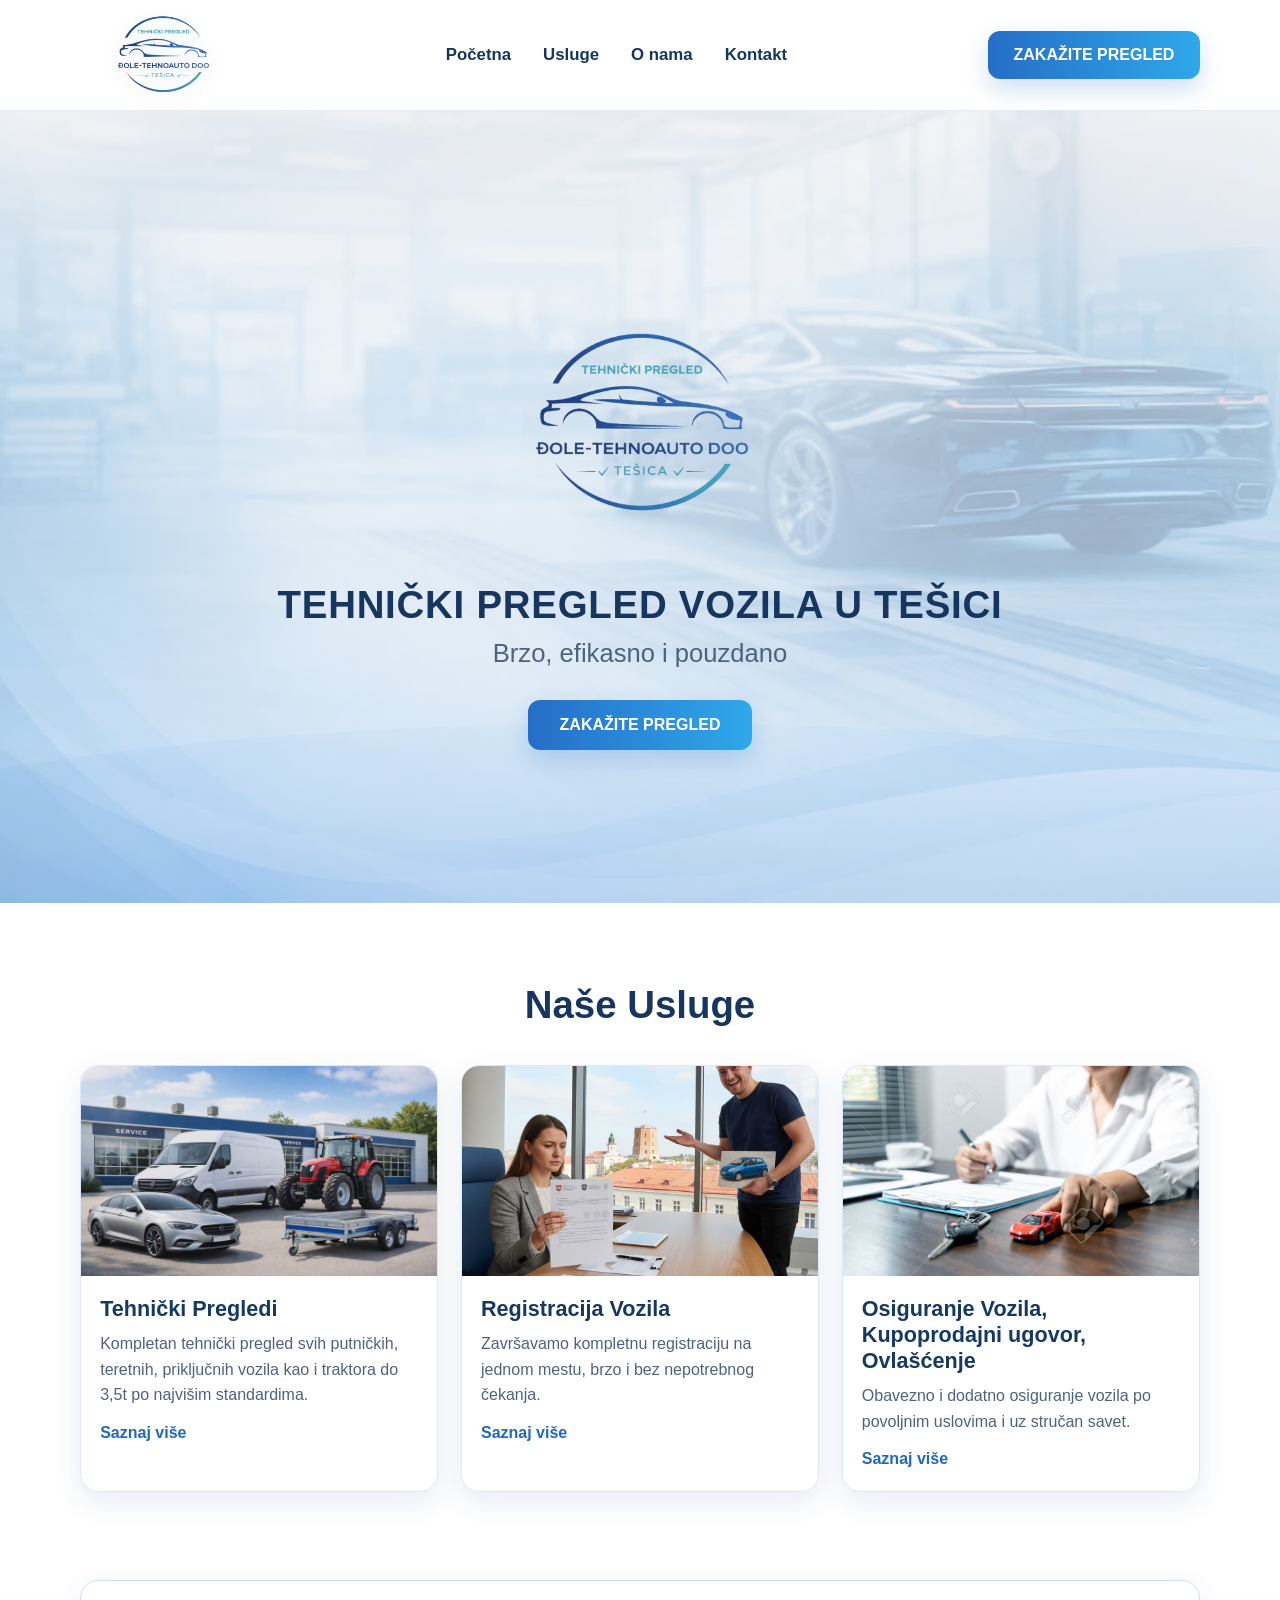
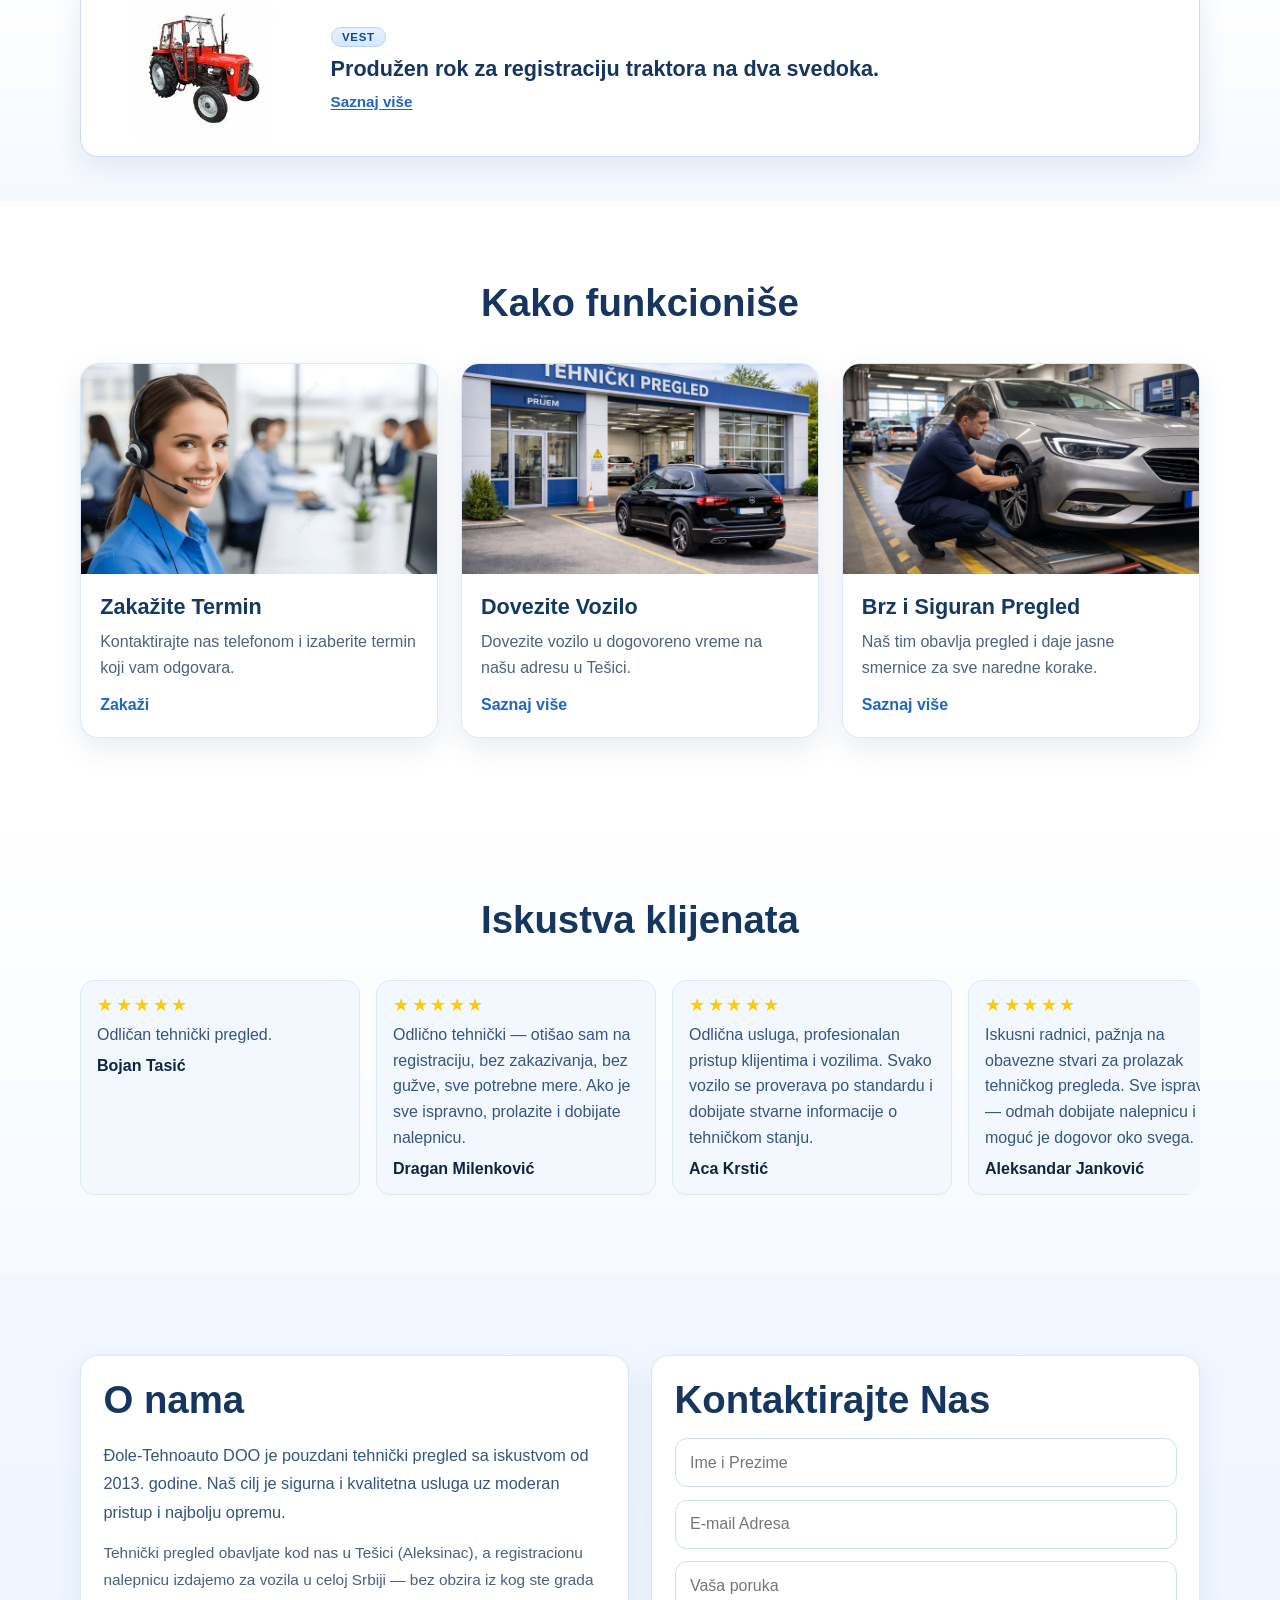
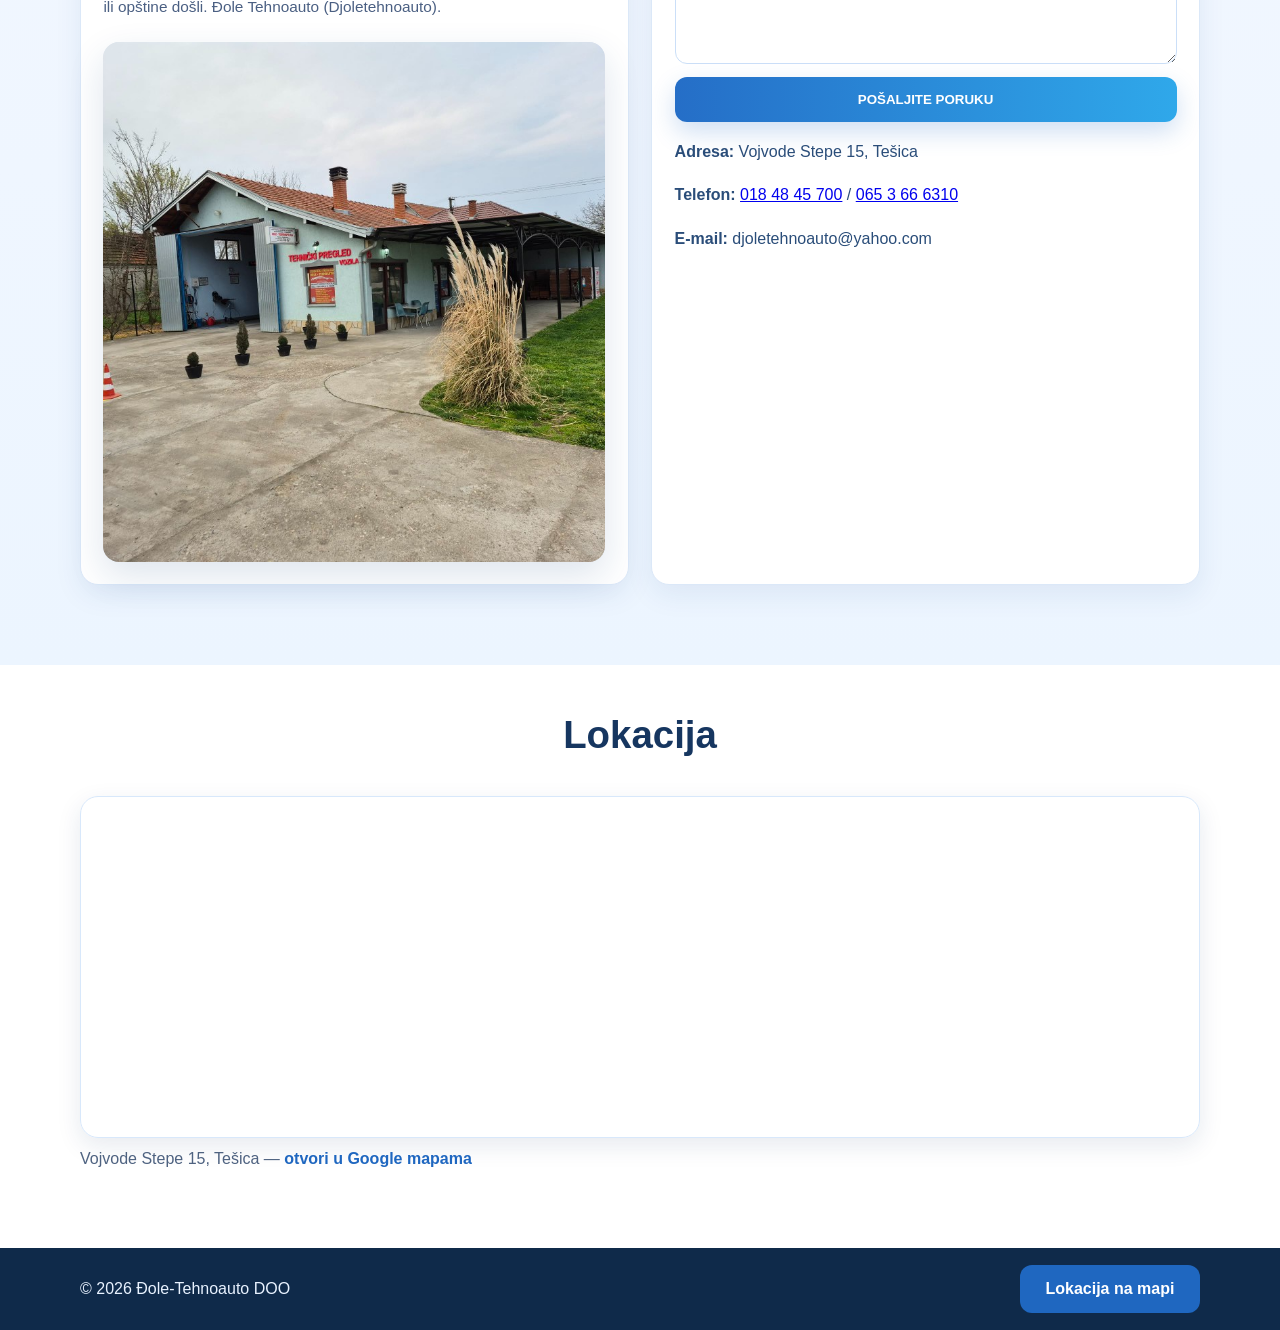
<file: index.html>
<!doctype html>
<html lang="sr-Latn">
  <head>
    <meta charset="utf-8" />
    <script>
      document.documentElement.classList.add("has-js");
    </script>
    <meta name="viewport" content="width=device-width, initial-scale=1" />
    <meta name="robots" content="index, follow" />
    <meta name="theme-color" content="#163660" />
    <title>
      Đole Tehnoauto Tešica | Tehnički pregled, registracija za celu Srbiju
    </title>
    <meta
      name="description"
      content="Đole Tehnoauto (Djoletehnoauto) — tehnički pregled i registracija vozila u Tešici. Registraciona nalepnica i dokumentacija važe u celoj Srbiji. Zakazivanje: 018 48 45 700."
    />
    <link rel="canonical" href="https://tasicm39-ops.github.io/djole-tehnoauto/" />
    <meta property="og:type" content="website" />
    <meta property="og:locale" content="sr_RS" />
    <meta property="og:site_name" content="Đole-Tehnoauto" />
    <meta property="og:url" content="https://tasicm39-ops.github.io/djole-tehnoauto/" />
    <meta
      property="og:title"
      content="Đole Tehnoauto Tešica | Tehnički pregled i registracija za celu Srbiju"
    />
    <meta
      property="og:description"
      content="Servis u Tešici — tehnički pregled, registracija i osiguranje. Nalepnica i dokumentacija važe u celoj Srbiji. Đole Tehnoauto DOO."
    />
    <meta
      property="og:image"
      content="https://tasicm39-ops.github.io/djole-tehnoauto/Slike/logo.png"
    />
    <meta name="twitter:card" content="summary_large_image" />
    <link rel="stylesheet" href="css/style.css" />
    <script src="js/main.js" defer></script>
    <script type="application/ld+json">
      {
        "@context": "https://schema.org",
        "@type": "AutomotiveBusiness",
        "name": "Đole-Tehnoauto DOO",
        "alternateName": [
          "Djoletehnoauto",
          "Djole Tehnoauto",
          "Đole tehnoauto"
        ],
        "url": "https://tasicm39-ops.github.io/djole-tehnoauto/",
        "image": "https://tasicm39-ops.github.io/djole-tehnoauto/Slike/logo.png",
        "telephone": ["+381184845700", "+38165366310"],
        "email": "djoletehnoauto@yahoo.com",
        "address": {
          "@type": "PostalAddress",
          "streetAddress": "Vojvode Stepe 15",
          "addressLocality": "Tešica",
          "addressRegion": "Nišavski okrug",
          "addressCountry": "RS"
        },
        "geo": {
          "@type": "GeoCoordinates",
          "latitude": 43.4488825,
          "longitude": 21.7413246
        },
        "areaServed": [
          { "@type": "Country", "name": "Srbija" },
          { "@type": "City", "name": "Tešica" },
          { "@type": "City", "name": "Aleksinac" }
        ],
        "priceRange": "$$",
        "hasOfferCatalog": {
          "@type": "OfferCatalog",
          "name": "Usluge",
          "itemListElement": [
            {
              "@type": "Offer",
              "itemOffered": {
                "@type": "Service",
                "name": "Tehnički pregled vozila"
              }
            },
            {
              "@type": "Offer",
              "itemOffered": {
                "@type": "Service",
                "name": "Registracija vozila"
              }
            },
            {
              "@type": "Offer",
              "itemOffered": {
                "@type": "Service",
                "name": "Osiguranje vozila i dodatne usluge"
              }
            }
          ]
        }
      }
    </script>
  </head>
  <body>
    <header class="site-header">
      <div class="container nav-wrap">
        <a class="brand" href="#pocetna">
          <img src="Slike/logo.png" alt="Đole-Tehnoauto" />
        </a>

        <nav class="main-nav" aria-label="Glavna navigacija">
          <a href="#pocetna">Početna</a>
          <a href="#usluge">Usluge</a>
          <a href="#onama">O nama</a>
          <a href="#kontakt">Kontakt</a>
        </nav>

        <a class="btn btn-primary nav-cta" href="tel:+381184845700"
          >ZAKAŽITE PREGLED</a
        >
      </div>
    </header>

    <main>
      <section id="pocetna" class="hero">
        <div class="hero-overlay"></div>
        <div class="hero-waves"></div>

        <div class="container hero-content">
          <img
            class="hero-logo"
            src="Slike/logo.png"
            alt="Đole-Tehnoauto Tešica"
          />
          <h1>TEHNIČKI PREGLED VOZILA U TEŠICI</h1>
          <p>Brzo, efikasno i pouzdano</p>
          <a class="btn btn-primary hero-btn" href="tel:+381184845700"
            >ZAKAŽITE PREGLED</a
          >
        </div>
      </section>

      <section id="usluge" class="section services-section">
        <div class="container">
          <h2>Naše Usluge</h2>

          <div class="service-cards">
            <a
              href="tehnicki-pregled.html"
              class="service-card service-card--link"
              aria-label="Tehnički pregledi — otvori stranicu usluge"
            >
              <img
                src="Slike/tehnickipregled.jpg"
                alt=""
                class="service-thumb"
              />
              <div class="service-info">
                <h3>Tehnički Pregledi</h3>
                <p>
                  Kompletan tehnički pregled svih putničkih, teretnih,
                  priključnih vozila kao i traktora do 3,5t po najvišim
                  standardima.
                </p>
                <span class="service-link">Saznaj više</span>
              </div>
            </a>

            <a
              href="registracija-vozila.html"
              class="service-card service-card--link"
              aria-label="Registracija vozila — otvori stranicu usluge"
            >
              <img
                src="Slike/osiguranjevozila.jpg"
                alt=""
                class="service-thumb"
              />
              <div class="service-info">
                <h3>Registracija Vozila</h3>
                <p>
                  Završavamo kompletnu registraciju na jednom mestu, brzo i bez
                  nepotrebnog čekanja.
                </p>
                <span class="service-link">Saznaj više</span>
              </div>
            </a>

            <a
              href="dodatne-usluge.html"
              class="service-card service-card--link"
              aria-label="Osiguranje vozila, kupoprodajni ugovor i ovlašćenje — otvori stranicu"
            >
              <img
                src="Slike/registracijavozila.jpg"
                alt=""
                class="service-thumb"
              />
              <div class="service-info">
                <h3>Osiguranje Vozila, Kupoprodajni ugovor, Ovlašćenje</h3>
                <p>
                  Obavezno i dodatno osiguranje vozila po povoljnim uslovima i
                  uz stručan savet.
                </p>
                <span class="service-link">Saznaj više</span>
              </div>
            </a>
          </div>
        </div>
      </section>

      <section class="section news-spotlight" aria-label="Aktuelna vest">
        <div class="container">
          <a href="registracija-vozila.html" class="news-card news-card--pulse">
            <div class="news-card__media">
              <img
                src="Slike/vest-registracija-traktor.png"
                alt=""
                width="280"
                height="200"
                loading="lazy"
              />
            </div>
            <div class="news-card__body">
              <span class="news-card__badge">Vest</span>
              <p class="news-card__headline">
                Produžen rok za registraciju traktora na dva svedoka.
              </p>
              <span class="news-card__cta">Saznaj više</span>
            </div>
          </a>
        </div>
      </section>

      <section id="kako" class="section section-alt process-section">
        <div class="container">
          <h2>Kako funkcioniše</h2>

          <div class="service-cards">
            <article class="service-card">
              <img
                src="Slike/zakazitetermin.webp"
                alt="Zakažite termin"
                class="service-thumb"
              />
              <div class="service-info">
                <h3>Zakažite Termin</h3>
                <p>
                  Kontaktirajte nas telefonom i izaberite termin koji vam
                  odgovara.
                </p>
                <a href="#kontakt" class="service-link">Zakaži</a>
              </div>
            </article>

            <a
              href="dovezite-vozilo.html"
              class="service-card service-card--link"
              aria-label="Dovezite vozilo — otvori stranicu"
            >
              <img
                src="Slike/dovezitevozilo.png"
                alt=""
                class="service-thumb"
              />
              <div class="service-info">
                <h3>Dovezite Vozilo</h3>
                <p>
                  Dovezite vozilo u dogovoreno vreme na našu adresu u Tešici.
                </p>
                <span class="service-link">Saznaj više</span>
              </div>
            </a>

            <article class="service-card">
              <img
                src="Slike/brzisiguranpregled.png"
                alt="Brz i siguran pregled"
                class="service-thumb"
              />
              <div class="service-info">
                <h3>Brz i Siguran Pregled</h3>
                <p>
                  Naš tim obavlja pregled i daje jasne smernice za sve naredne
                  korake.
                </p>
                <a href="#kontakt" class="service-link">Saznaj više</a>
              </div>
            </article>
          </div>
        </div>
      </section>

      <section id="recenzije" class="section reviews-section">
        <div class="container">
          <h2>Iskustva klijenata</h2>

          <div class="reviews-marquee">
            <div class="reviews-track">
              <article class="review-card">
                <p class="stars" aria-hidden="true">★★★★★</p>
                <p>Odličan tehnički pregled.</p>
                <strong>Bojan Tasić</strong>
              </article>
              <article class="review-card">
                <p class="stars" aria-hidden="true">★★★★★</p>
                <p>
                  Odlično tehnički — otišao sam na registraciju, bez
                  zakazivanja, bez gužve, sve potrebne mere. Ako je sve
                  ispravno, prolazite i dobijate nalepnicu.
                </p>
                <strong>Dragan Milenković</strong>
              </article>
              <article class="review-card">
                <p class="stars" aria-hidden="true">★★★★★</p>
                <p>
                  Odlična usluga, profesionalan pristup klijentima i vozilima.
                  Svako vozilo se proverava po standardu i dobijate stvarne
                  informacije o tehničkom stanju.
                </p>
                <strong>Aca Krstić</strong>
              </article>
              <article class="review-card">
                <p class="stars" aria-hidden="true">★★★★★</p>
                <p>
                  Iskusni radnici, pažnja na obavezne stvari za prolazak
                  tehničkog pregleda. Sve ispravno — odmah dobijate nalepnicu i
                  moguć je dogovor oko svega.
                </p>
                <strong>Aleksandar Janković</strong>
              </article>
              <article class="review-card">
                <p class="stars" aria-hidden="true">★★★★★</p>
                <p>
                  Veoma ljubazni, brzi i efikasni — dođite i uverite se sami.
                </p>
                <strong>Milan Stojanović</strong>
              </article>
              <article class="review-card">
                <p class="stars" aria-hidden="true">★★★★★</p>
                <p>Ljubazno, ispravno.</p>
                <strong>Vladica Miljković</strong>
              </article>
              <article class="review-card">
                <p class="stars" aria-hidden="true">★★★★★</p>
                <p>
                  Izuzetno kvalitetan odnos osoblja prema klijentima. Pozdrav
                  osoblju.
                </p>
                <strong>Slobodan Srndović</strong>
              </article>

              <article class="review-card">
                <p class="stars" aria-hidden="true">★★★★★</p>
                <p>Odličan tehnički pregled.</p>
                <strong>Bojan Tasić</strong>
              </article>
              <article class="review-card">
                <p class="stars" aria-hidden="true">★★★★★</p>
                <p>
                  Odlično tehnički — otišao sam na registraciju, bez
                  zakazivanja, bez gužve, sve potrebne mere. Ako je sve
                  ispravno, prolazite i dobijate nalepnicu.
                </p>
                <strong>Dragan Milenković</strong>
              </article>
              <article class="review-card">
                <p class="stars" aria-hidden="true">★★★★★</p>
                <p>
                  Odlična usluga, profesionalan pristup klijentima i vozilima.
                  Svako vozilo se proverava po standardu i dobijate stvarne
                  informacije o tehničkom stanju.
                </p>
                <strong>Aca Krstić</strong>
              </article>
              <article class="review-card">
                <p class="stars" aria-hidden="true">★★★★★</p>
                <p>
                  Iskusni radnici, pažnja na obavezne stvari za prolazak
                  tehničkog pregleda. Sve ispravno — odmah dobijate nalepnicu i
                  moguć je dogovor oko svega.
                </p>
                <strong>Aleksandar Janković</strong>
              </article>
              <article class="review-card">
                <p class="stars" aria-hidden="true">★★★★★</p>
                <p>
                  Veoma ljubazni, brzi i efikasni — dođite i uverite se sami.
                </p>
                <strong>Milan Stojanović</strong>
              </article>
              <article class="review-card">
                <p class="stars" aria-hidden="true">★★★★★</p>
                <p>Ljubazno, ispravno.</p>
                <strong>Vladica Miljković</strong>
              </article>
              <article class="review-card">
                <p class="stars" aria-hidden="true">★★★★★</p>
                <p>
                  Izuzetno kvalitetan odnos osoblja prema klijentima. Pozdrav
                  osoblju.
                </p>
                <strong>Slobodan Srndović</strong>
              </article>
            </div>
          </div>
        </div>
      </section>

      <section class="section about-contact">
        <div class="container split">
          <article id="onama" class="panel panel--about">
            <h2>O nama</h2>
            <div class="about-box">
              <div class="about-box__text">
                <p>
                  Đole-Tehnoauto DOO je pouzdani tehnički pregled sa iskustvom
                  od 2013. godine. Naš cilj je sigurna i kvalitetna usluga uz
                  moderan pristup i najbolju opremu.
                </p>
                <p class="about-box__local">
                  Tehnički pregled obavljate kod nas u Tešici (Aleksinac), a
                  registracionu nalepnicu izdajemo za vozila u celoj Srbiji —
                  bez obzira iz kog ste grada ili opštine došli. Đole Tehnoauto
                  (Djoletehnoauto).
                </p>
              </div>
              <figure class="about-box__media">
                <img
                  src="Slike/o-nama.png"
                  alt="Objekat Đole-Tehnoauto — tehnički pregled vozila, Tešica"
                  width="960"
                  height="600"
                  loading="lazy"
                />
              </figure>
            </div>
          </article>

          <article id="kontakt" class="panel">
            <h2>Kontaktirajte Nas</h2>
            <form class="contact-form" id="contactForm">
              <input
                type="text"
                id="fullName"
                placeholder="Ime i Prezime"
                required
              />
              <input
                type="email"
                id="emailAddress"
                placeholder="E-mail Adresa"
                required
              />
              <textarea
                rows="4"
                id="messageText"
                placeholder="Vaša poruka"
                required
              ></textarea>
              <button type="submit" class="btn btn-primary">
                POŠALJITE PORUKU
              </button>
            </form>
            <div class="contact-info">
              <p><strong>Adresa:</strong> Vojvode Stepe 15, Tešica</p>
              <p>
                <strong>Telefon:</strong>
                <a href="tel:+381184845700">018 48 45 700</a> /
                <a href="tel:+38165366310">065 3 66 6310</a>
              </p>
              <p><strong>E-mail:</strong> djoletehnoauto@yahoo.com</p>
            </div>
          </article>
        </div>
      </section>

      <section class="section map-section" id="lokacija">
        <div class="container">
          <h2>Lokacija</h2>
          <div class="map-wrap">
            <iframe
              id="map-embed"
              class="map-wrap__iframe"
              title="Lokacija Đole-Tehnoauto"
              src="https://www.google.com/maps?q=43.4488825,21.7413246&z=17&output=embed"
              loading="lazy"
              referrerpolicy="no-referrer-when-downgrade"
            ></iframe>
          </div>
          <p class="map-note">
            Vojvode Stepe 15, Tešica —
            <a
              href="https://www.google.com/maps/place/%D0%82%D0%BE%D0%BB%D0%B5+-+%D1%82%D0%B5%D1%85%D0%BD%D0%BE%D0%B0%D1%83%D1%82%D0%BE/@43.4488825,21.7413246,17z/data=!3m1!4b1!4m6!3m5!1s0x4755cc60114ea5ab:0x8506781b7e41d3b3!8m2!3d43.4488825!4d21.7413246!16s%2Fg%2F1pp2x9_c9?entry=ttu&amp;g_ep=EgoyMDI2MDMzMS4wIKXMDSoASAFQAw%3D%3D"
              target="_blank"
              rel="noopener noreferrer"
              >otvori u Google mapama</a
            >
          </p>
        </div>
      </section>
    </main>

    <footer class="site-footer">
      <div class="container footer-inner">
        <p>© <span id="year"></span> Đole-Tehnoauto DOO</p>
        <a
          class="btn btn-secondary"
          href="https://www.google.com/maps/place/%D0%82%D0%BE%D0%BB%D0%B5+-+%D1%82%D0%B5%D1%85%D0%BD%D0%BE%D0%B0%D1%83%D1%82%D0%BE/@43.4488825,21.7413246,17z/data=!3m1!4b1!4m6!3m5!1s0x4755cc60114ea5ab:0x8506781b7e41d3b3!8m2!3d43.4488825!4d21.7413246!16s%2Fg%2F1pp2x9_c9?entry=ttu&amp;g_ep=EgoyMDI2MDMzMS4wIKXMDSoASAFQAw%3D%3D"
          target="_blank"
          rel="noopener noreferrer"
          >Lokacija na mapi</a
        >
      </div>
    </footer>
  </body>
</html>
</file>
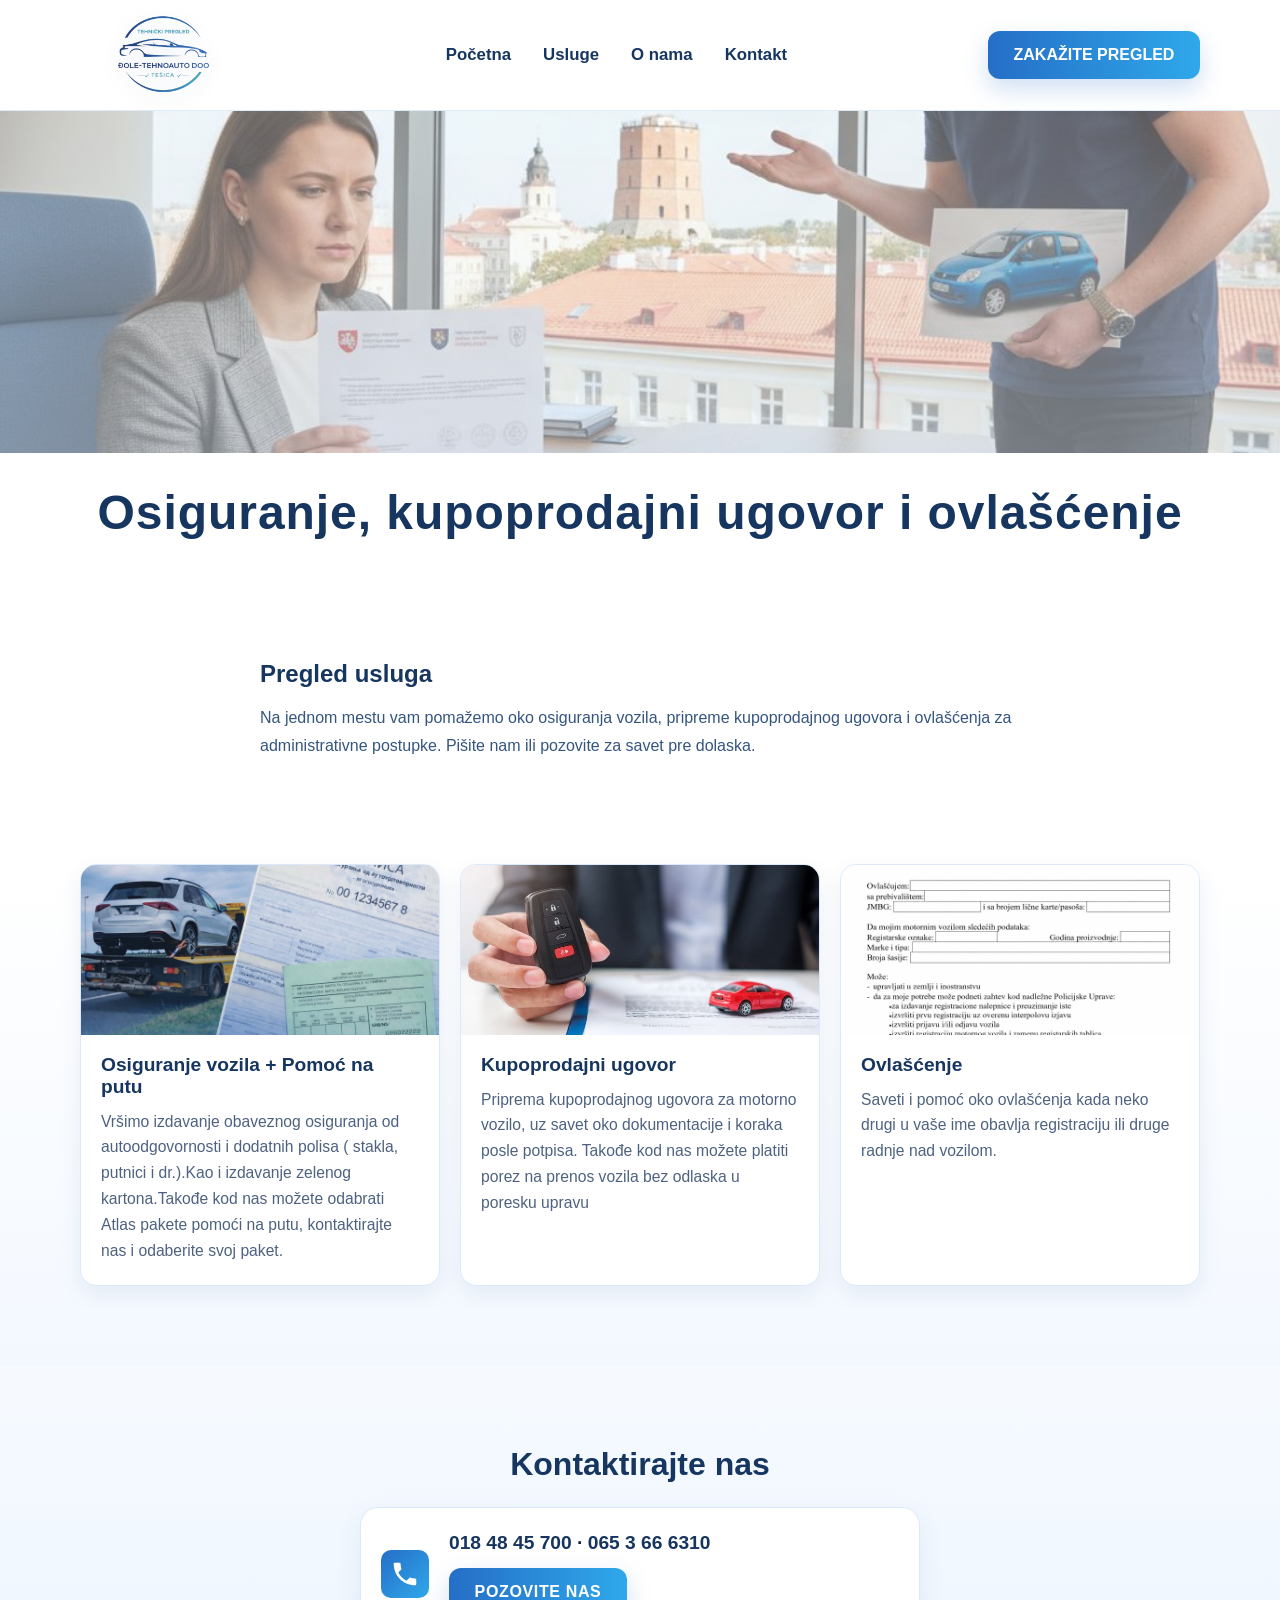
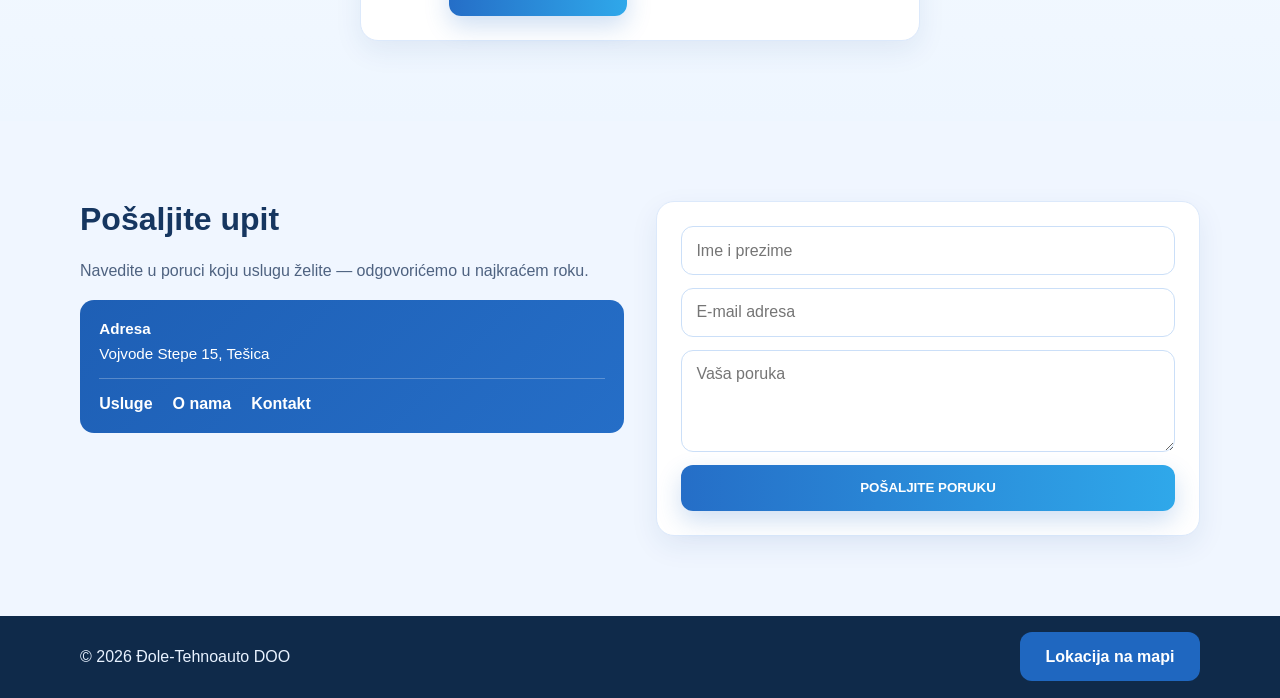
<file: dodatne-usluge.html>
<!doctype html>
<html lang="sr-Latn">
  <head>
    <meta charset="utf-8" />
    <script>
      document.documentElement.classList.add("has-js");
    </script>
    <meta name="viewport" content="width=device-width, initial-scale=1" />
    <meta name="robots" content="index, follow" />
    <title>Osiguranje vozila Tešica | Kupoprodajni ugovor | Đole Tehnoauto</title>
    <meta
      name="description"
      content="Osiguranje vozila, kupoprodajni ugovor i ovlašćenje u Đole Tehnoauto, Tešica. Klijenti iz cele Srbije — brza usluga i savet."
    />
    <link
      rel="canonical"
      href="https://tasicm39-ops.github.io/djole-tehnoauto/dodatne-usluge.html"
    />
    <meta property="og:type" content="website" />
    <meta property="og:locale" content="sr_RS" />
    <meta property="og:site_name" content="Đole-Tehnoauto" />
    <meta
      property="og:url"
      content="https://tasicm39-ops.github.io/djole-tehnoauto/dodatne-usluge.html"
    />
    <meta
      property="og:title"
      content="Osiguranje i dokumentacija vozila | Đole Tehnoauto Tešica"
    />
    <meta
      property="og:description"
      content="Osiguranje, kupoprodajni ugovor, ovlašćenje — Đole Tehnoauto Tešica, klijenti iz cele Srbije."
    />
    <meta
      property="og:image"
      content="https://tasicm39-ops.github.io/djole-tehnoauto/Slike/logo.png"
    />
    <meta name="twitter:card" content="summary_large_image" />
    <link rel="stylesheet" href="css/style.css" />
    <script src="js/main.js" defer></script>
  </head>
  <body class="subpage">
    <header class="site-header">
      <div class="container nav-wrap">
        <a class="brand" href="index.html#pocetna">
          <img src="Slike/logo.png" alt="Đole-Tehnoauto" />
        </a>
        <nav class="main-nav" aria-label="Glavna navigacija">
          <a href="index.html#pocetna">Početna</a>
          <a href="index.html#usluge">Usluge</a>
          <a href="index.html#onama">O nama</a>
          <a href="index.html#kontakt">Kontakt</a>
        </nav>
        <a class="btn btn-primary nav-cta" href="tel:+381184845700"
          >ZAKAŽITE PREGLED</a
        >
      </div>
    </header>

    <main>
      <section class="hero-reg hero-reg--dodatne" aria-labelledby="page-title">
        <div class="hero-reg__visual">
          <div class="hero-reg__overlay"></div>
        </div>
        <div class="hero-reg__title-wrap">
          <div class="container">
            <h1 id="page-title">
              Osiguranje, kupoprodajni ugovor i ovlašćenje
            </h1>
          </div>
        </div>
      </section>

      <section class="section detail-intro">
        <div class="container container--narrow">
          <h2 class="detail-intro__title">Pregled usluga</h2>
          <p class="detail-intro__text">
            Na jednom mestu vam pomažemo oko osiguranja vozila, pripreme
            kupoprodajnog ugovora i ovlašćenja za administrativne postupke.
            Pišite nam ili pozovite za savet pre dolaska.
          </p>
        </div>
      </section>

      <section class="section subservices-section">
        <div class="container">
          <div class="subservices-grid">
            <article class="subservice-card" id="osiguranje">
              <div class="subservice-card__thumb">
                <img
                  src="Slike/polisa%2Bpomoc%20na%20putu.jpg"
                  alt=""
                  width="400"
                  height="220"
                  loading="lazy"
                />
              </div>
              <div class="subservice-card__body">
                <h2>Osiguranje vozila + Pomoć na putu</h2>
                <p>
                  Vršimo izdavanje obaveznog osiguranja od autoodgovornosti i
                  dodatnih polisa ( stakla, putnici i dr.).Kao i izdavanje
                  zelenog kartona.Takođe kod nas možete odabrati Atlas pakete
                  pomoći na putu, kontaktirajte nas i odaberite svoj paket.
                </p>
              </div>
            </article>
            <article class="subservice-card" id="kupoprodaja">
              <div class="subservice-card__thumb">
                <img
                  src="Slike/kupoprodajni-ugovor-700x375.jpg"
                  alt=""
                  width="400"
                  height="220"
                  loading="lazy"
                />
              </div>
              <div class="subservice-card__body">
                <h2>Kupoprodajni ugovor</h2>
                <p>
                  Priprema kupoprodajnog ugovora za motorno vozilo, uz savet oko
                  dokumentacije i koraka posle potpisa. Takođe kod nas možete
                  platiti porez na prenos vozila bez odlaska u poresku upravu
                </p>
              </div>
            </article>
            <article class="subservice-card" id="ovlascenje">
              <div class="subservice-card__thumb">
                <img
                  src="Slike/Ovlascenje.jpg"
                  alt=""
                  width="400"
                  height="220"
                  loading="lazy"
                />
              </div>
              <div class="subservice-card__body">
                <h2>Ovlašćenje</h2>
                <p>
                  Saveti i pomoć oko ovlašćenja kada neko drugi u vaše ime
                  obavlja registraciju ili druge radnje nad vozilom.
                </p>
              </div>
            </article>
          </div>
        </div>
      </section>

      <section class="section contact-reg-strip" id="kontakt-dodatne">
        <div class="container">
          <h2 class="contact-reg-strip__heading">Kontaktirajte nas</h2>
          <div class="contact-reg-strip__row">
            <span
              class="contact-aside__icon contact-reg-strip__phone-icon"
              aria-hidden="true"
            >
              <svg width="30" height="30" viewBox="0 0 24 24" fill="none">
                <path
                  d="M6.62 10.79c1.44 2.83 3.76 5.14 6.59 6.59l2.2-2.2c.27-.27.67-.36 1.02-.24 1.12.37 2.33.57 3.57.57.55 0 1 .45 1 1V20c0 .55-.45 1-1 1-9.39 0-17-7.61-17-17 0-.55.45-1 1-1h3.5c.55 0 1 .45 1 1 0 1.25.2 2.45.57 3.57.11.35.03.74-.25 1.02l-2.2 2.2z"
                  fill="#fff"
                />
              </svg>
            </span>
            <div class="contact-reg-strip__content">
              <p class="contact-reg-strip__numbers">
                <a href="tel:+381184845700">018 48 45 700</a>
                <span class="contact-aside__sep"> · </span>
                <a href="tel:+38165366310">065 3 66 6310</a>
              </p>
              <a
                class="btn btn-primary contact-reg-strip__cta"
                href="tel:+381184845700"
                >Pozovite nas</a
              >
            </div>
          </div>
        </div>
      </section>

      <section class="section contact-split-page">
        <div class="container">
          <div class="contact-split-page__grid">
            <div class="contact-aside">
              <h2>Pošaljite upit</h2>
              <p style="color: #4e6280; margin: 0 0 1rem; line-height: 1.6">
                Navedite u poruci koju uslugu želite — odgovorićemo u najkraćem
                roku.
              </p>
              <div class="contact-aside__blue">
                <p><strong>Adresa</strong></p>
                <p>Vojvode Stepe 15, Tešica</p>
                <nav class="contact-aside__nav" aria-label="Brzi linkovi">
                  <a href="index.html#usluge">Usluge</a>
                  <a href="index.html#onama">O nama</a>
                  <a href="index.html#kontakt">Kontakt</a>
                </nav>
              </div>
            </div>
            <div class="contact-aside-form">
              <form class="contact-form" id="contactForm">
                <input
                  type="text"
                  id="fullName"
                  placeholder="Ime i prezime"
                  required
                />
                <input
                  type="email"
                  id="emailAddress"
                  placeholder="E-mail adresa"
                  required
                />
                <textarea
                  rows="4"
                  id="messageText"
                  placeholder="Vaša poruka"
                  required
                ></textarea>
                <button type="submit" class="btn btn-primary btn--wide">
                  POŠALJITE PORUKU
                </button>
              </form>
            </div>
          </div>
        </div>
      </section>
    </main>

    <footer class="site-footer">
      <div class="container footer-inner">
        <p>© <span id="year"></span> Đole-Tehnoauto DOO</p>
        <a
          class="btn btn-secondary"
          href="https://www.google.com/maps/place/%D0%82%D0%BE%D0%BB%D0%B5+-+%D1%82%D0%B5%D1%85%D0%BD%D0%BE%D0%B0%D1%83%D1%82%D0%BE/@43.4488825,21.7413246,17z/data=!3m1!4b1!4m6!3m5!1s0x4755cc60114ea5ab:0x8506781b7e41d3b3!8m2!3d43.4488825!4d21.7413246!16s%2Fg%2F1pp2x9_c9?entry=ttu&amp;g_ep=EgoyMDI2MDMzMS4wIKXMDSoASAFQAw%3D%3D"
          target="_blank"
          rel="noopener noreferrer"
          >Lokacija na mapi</a
        >
      </div>
    </footer>
  </body>
</html>
</file>
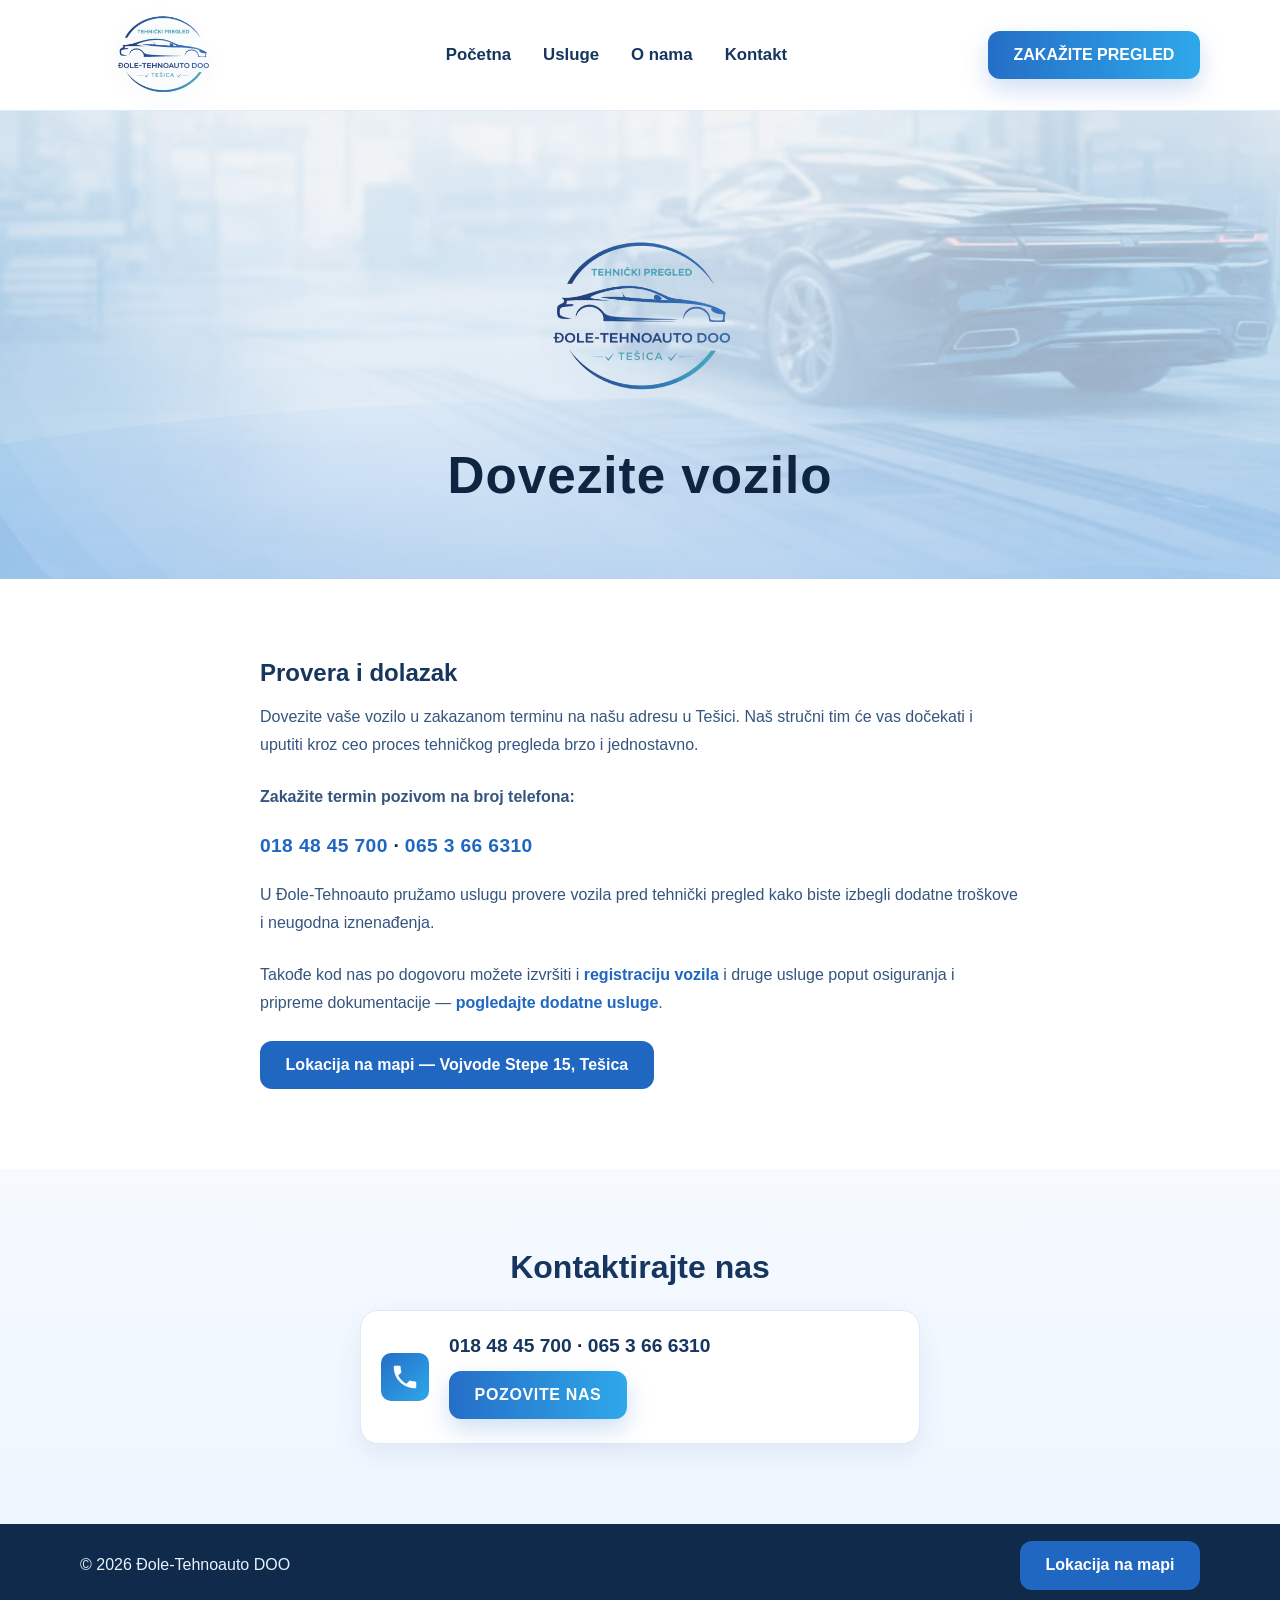
<file: dovezite-vozilo.html>
<!doctype html>
<html lang="sr-Latn">
  <head>
    <meta charset="utf-8" />
    <script>
      document.documentElement.classList.add("has-js");
    </script>
    <meta name="viewport" content="width=device-width, initial-scale=1" />
    <meta name="robots" content="index, follow" />
    <title>Provera vozila i dolazak u Tešicu | Đole Tehnoauto</title>
    <meta
      name="description"
      content="Provera vozila pred tehnički pregled i dolazak u dogovoreni termin — Đole Tehnoauto, Tešica. Zakazivanje za klijente iz cele Srbije."
    />
    <link
      rel="canonical"
      href="https://tasicm39-ops.github.io/djole-tehnoauto/dovezite-vozilo.html"
    />
    <meta property="og:type" content="website" />
    <meta property="og:locale" content="sr_RS" />
    <meta property="og:site_name" content="Đole-Tehnoauto" />
    <meta
      property="og:url"
      content="https://tasicm39-ops.github.io/djole-tehnoauto/dovezite-vozilo.html"
    />
    <meta
      property="og:title"
      content="Dovezite vozilo — Đole Tehnoauto Tešica"
    />
    <meta
      property="og:description"
      content="Zakazivanje, provera vozila i dolazak na tehnički pregled u Tešici."
    />
    <meta
      property="og:image"
      content="https://tasicm39-ops.github.io/djole-tehnoauto/Slike/logo.png"
    />
    <meta name="twitter:card" content="summary_large_image" />
    <link rel="stylesheet" href="css/style.css" />
    <script src="js/main.js" defer></script>
  </head>
  <body class="subpage">
    <header class="site-header">
      <div class="container nav-wrap">
        <a class="brand" href="index.html#pocetna">
          <img src="Slike/logo.png" alt="Đole-Tehnoauto" />
        </a>

        <nav class="main-nav" aria-label="Glavna navigacija">
          <a href="index.html#pocetna">Početna</a>
          <a href="index.html#usluge">Usluge</a>
          <a href="index.html#onama">O nama</a>
          <a href="index.html#kontakt">Kontakt</a>
        </nav>

        <a class="btn btn-primary nav-cta" href="tel:+381184845700"
          >ZAKAŽITE PREGLED</a
        >
      </div>
    </header>

    <main>
      <section class="hero hero--sub" aria-labelledby="sub-hero-title">
        <div class="hero-overlay"></div>
        <div class="hero-waves"></div>
        <div class="container hero-content hero-content--sub">
          <img class="hero-logo hero-logo--sub" src="Slike/logo.png" alt="" />
          <h1 id="sub-hero-title">Dovezite vozilo</h1>
        </div>
      </section>

      <section class="section detail-intro">
        <div class="container container--narrow">
          <h2 class="detail-intro__title">Provera i dolazak</h2>
          <p class="detail-intro__text">
            Dovezite vaše vozilo u zakazanom terminu na našu adresu u Tešici.
            Naš stručni tim će vas dočekati i uputiti kroz ceo proces tehničkog
            pregleda brzo i jednostavno.
          </p>
          <p class="detail-intro__text detail-intro__text--note">
            <strong>Zakažite termin pozivom na broj telefona:</strong>
          </p>
          <p class="detail-intro__phone-line">
            <a href="tel:+381184845700">018 48 45 700</a>
            <span class="contact-aside__sep"> · </span>
            <a href="tel:+38165366310">065 3 66 6310</a>
          </p>
          <p class="detail-intro__text">
            U Đole-Tehnoauto pružamo uslugu provere vozila pred tehnički pregled
            kako biste izbegli dodatne troškove i neugodna iznenađenja.
          </p>
          <p class="detail-intro__text">
            Takođe kod nas po dogovoru možete izvršiti i
            <a href="registracija-vozila.html">registraciju vozila</a> i druge
            usluge poput osiguranja i pripreme dokumentacije —
            <a href="dodatne-usluge.html">pogledajte dodatne usluge</a>.
          </p>
          <p class="detail-intro__map-cta">
            <a
              class="btn btn-secondary"
              href="https://www.google.com/maps/place/%D0%82%D0%BE%D0%BB%D0%B5+-+%D1%82%D0%B5%D1%85%D0%BD%D0%BE%D0%B0%D1%83%D1%82%D0%BE/@43.4488825,21.7413246,17z/data=!3m1!4b1!4m6!3m5!1s0x4755cc60114ea5ab:0x8506781b7e41d3b3!8m2!3d43.4488825!4d21.7413246!16s%2Fg%2F1pp2x9_c9?entry=ttu&amp;g_ep=EgoyMDI2MDMzMS4wIKXMDSoASAFQAw%3D%3D"
              target="_blank"
              rel="noopener noreferrer"
              >Lokacija na mapi — Vojvode Stepe 15, Tešica</a
            >
          </p>
        </div>
      </section>

      <section class="section contact-reg-strip" id="kontakt-dovezite">
        <div class="container">
          <h2 class="contact-reg-strip__heading">Kontaktirajte nas</h2>
          <div class="contact-reg-strip__row">
            <span
              class="contact-aside__icon contact-reg-strip__phone-icon"
              aria-hidden="true"
            >
              <svg width="30" height="30" viewBox="0 0 24 24" fill="none">
                <path
                  d="M6.62 10.79c1.44 2.83 3.76 5.14 6.59 6.59l2.2-2.2c.27-.27.67-.36 1.02-.24 1.12.37 2.33.57 3.57.57.55 0 1 .45 1 1V20c0 .55-.45 1-1 1-9.39 0-17-7.61-17-17 0-.55.45-1 1-1h3.5c.55 0 1 .45 1 1 0 1.25.2 2.45.57 3.57.11.35.03.74-.25 1.02l-2.2 2.2z"
                  fill="#fff"
                />
              </svg>
            </span>
            <div class="contact-reg-strip__content">
              <p class="contact-reg-strip__numbers">
                <a href="tel:+381184845700">018 48 45 700</a>
                <span class="contact-aside__sep"> · </span>
                <a href="tel:+38165366310">065 3 66 6310</a>
              </p>
              <a
                class="btn btn-primary contact-reg-strip__cta"
                href="tel:+381184845700"
                >Pozovite nas</a
              >
            </div>
          </div>
        </div>
      </section>
    </main>

    <footer class="site-footer">
      <div class="container footer-inner">
        <p>© <span id="year"></span> Đole-Tehnoauto DOO</p>
        <a
          class="btn btn-secondary"
          href="https://www.google.com/maps/place/%D0%82%D0%BE%D0%BB%D0%B5+-+%D1%82%D0%B5%D1%85%D0%BD%D0%BE%D0%B0%D1%83%D1%82%D0%BE/@43.4488825,21.7413246,17z/data=!3m1!4b1!4m6!3m5!1s0x4755cc60114ea5ab:0x8506781b7e41d3b3!8m2!3d43.4488825!4d21.7413246!16s%2Fg%2F1pp2x9_c9?entry=ttu&amp;g_ep=EgoyMDI2MDMzMS4wIKXMDSoASAFQAw%3D%3D"
          target="_blank"
          rel="noopener noreferrer"
          >Lokacija na mapi</a
        >
      </div>
    </footer>
  </body>
</html>
</file>
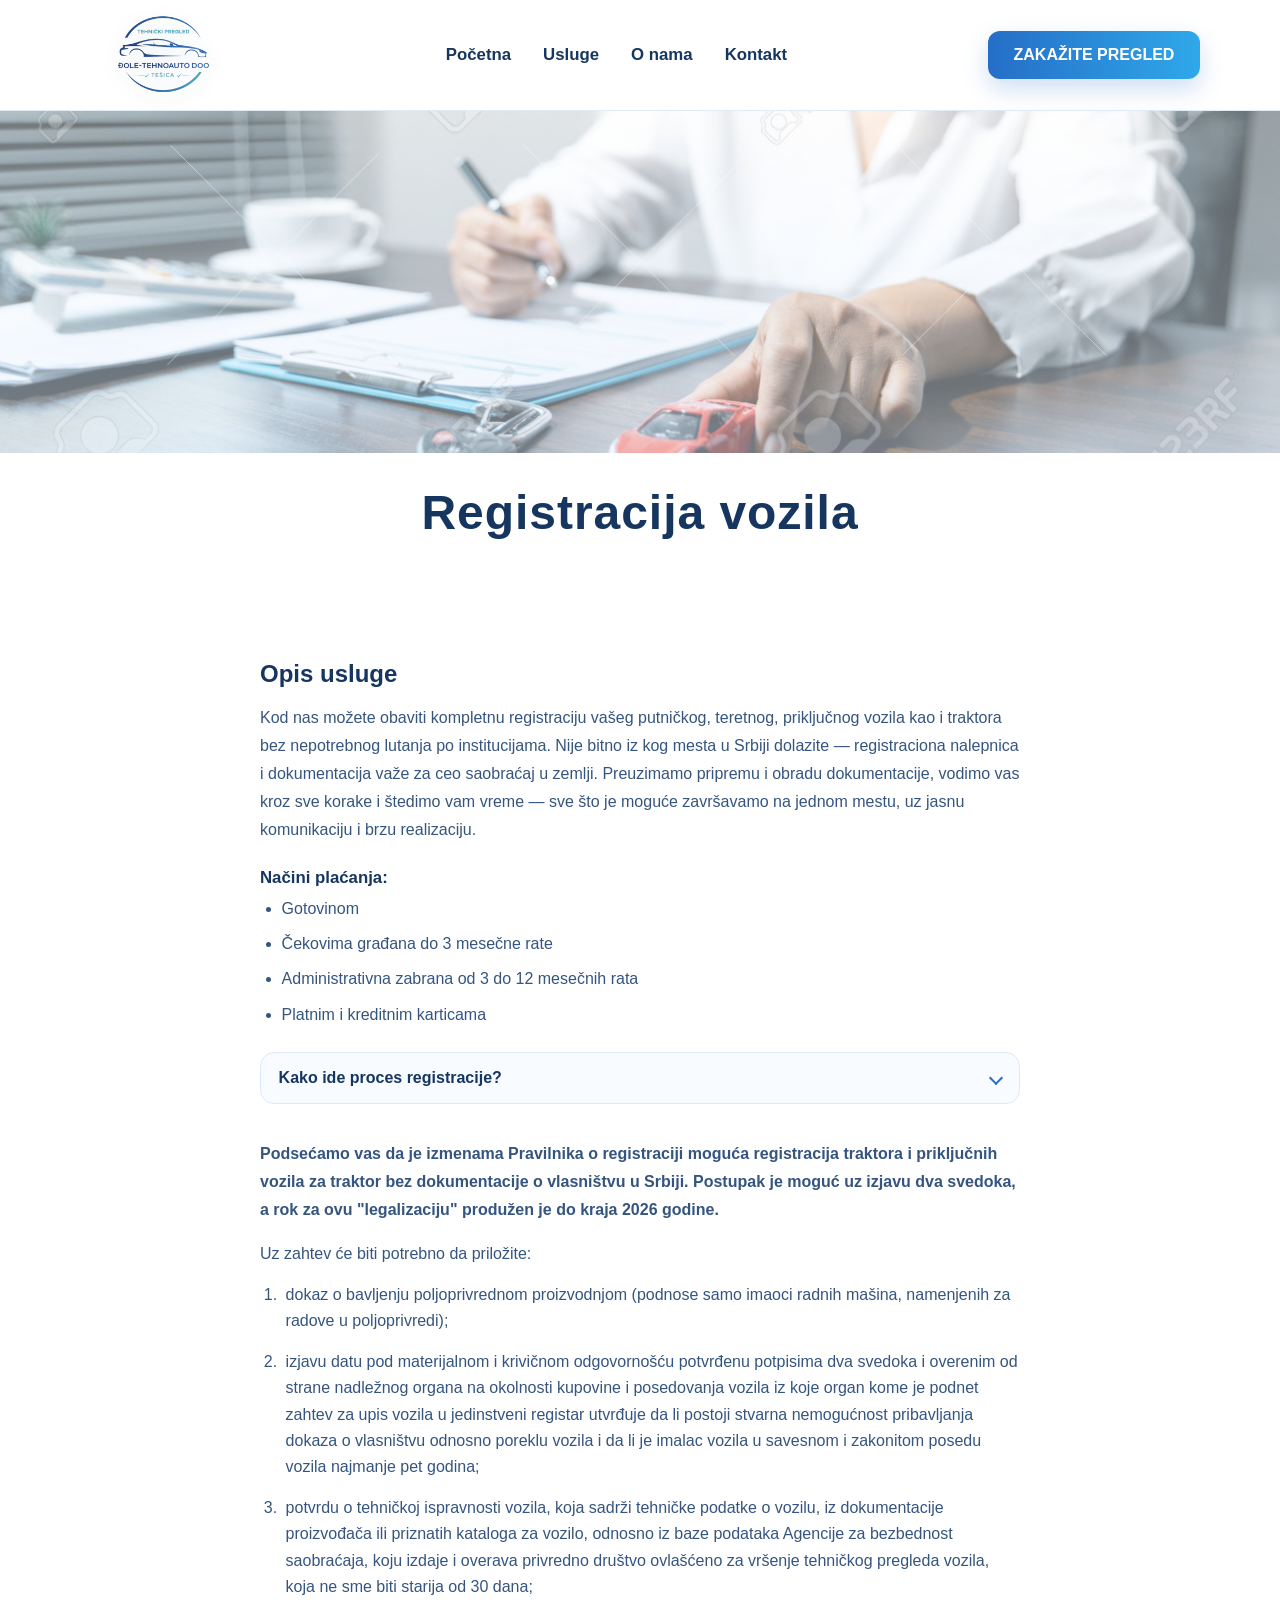
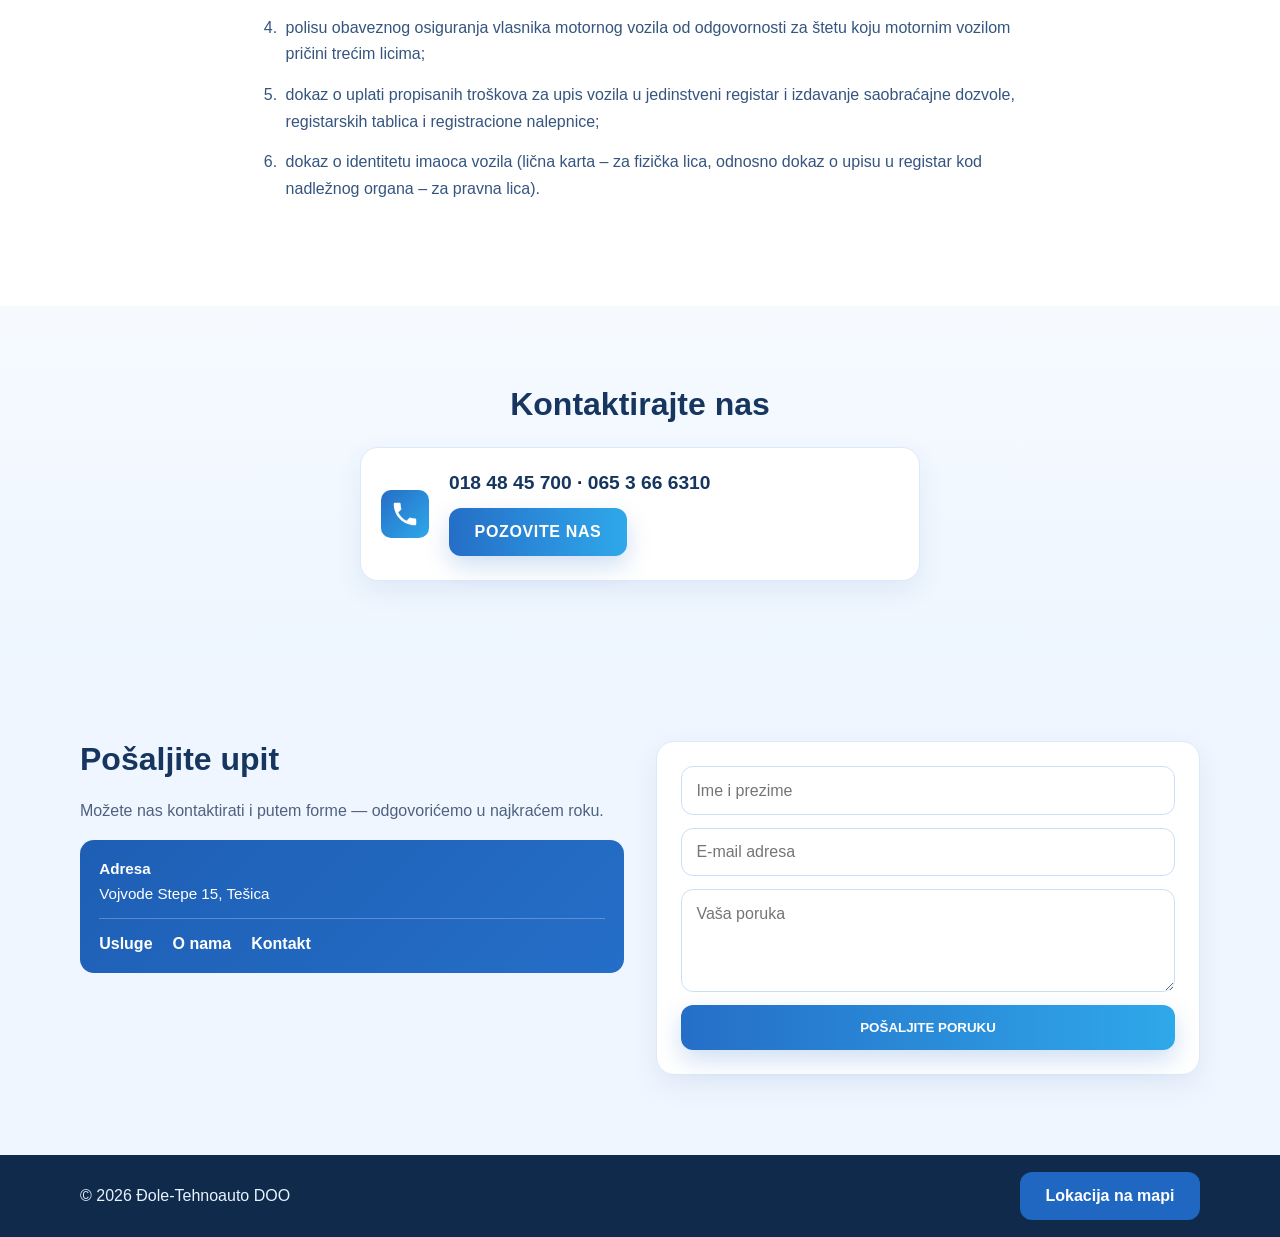
<file: registracija-vozila.html>
<!doctype html>
<html lang="sr-Latn">
  <head>
    <meta charset="utf-8" />
    <script>
      document.documentElement.classList.add("has-js");
    </script>
    <meta name="viewport" content="width=device-width, initial-scale=1" />
    <meta name="robots" content="index, follow" />
    <title>
      Registracija vozila — nalepnica za celu Srbiju | Đole Tehnoauto Tešica
    </title>
    <meta
      name="description"
      content="Registracija vozila u Đole Tehnoauto Tešica: tablice, registraciona nalepnica i papirologija važe za sve opštine u Srbiji. Dolazak iz bilo kog kraja zemlje. Pozovite nas."
    />
    <link
      rel="canonical"
      href="https://tasicm39-ops.github.io/djole-tehnoauto/registracija-vozila.html"
    />
    <meta property="og:type" content="website" />
    <meta property="og:locale" content="sr_RS" />
    <meta property="og:site_name" content="Đole-Tehnoauto" />
    <meta
      property="og:url"
      content="https://tasicm39-ops.github.io/djole-tehnoauto/registracija-vozila.html"
    />
    <meta
      property="og:title"
      content="Registracija vozila Tešica | Đole Tehnoauto"
    />
    <meta
      property="og:description"
      content="Kompletna registracija i izdavanje nalepnice za celu Srbiju — servis u Tešici."
    />
    <meta
      property="og:image"
      content="https://tasicm39-ops.github.io/djole-tehnoauto/Slike/logo.png"
    />
    <meta name="twitter:card" content="summary_large_image" />
    <link rel="stylesheet" href="css/style.css" />
    <script src="js/main.js" defer></script>
  </head>
  <body class="subpage">
    <header class="site-header">
      <div class="container nav-wrap">
        <a class="brand" href="index.html#pocetna">
          <img src="Slike/logo.png" alt="Đole-Tehnoauto" />
        </a>

        <nav class="main-nav" aria-label="Glavna navigacija">
          <a href="index.html#pocetna">Početna</a>
          <a href="index.html#usluge">Usluge</a>
          <a href="index.html#onama">O nama</a>
          <a href="index.html#kontakt">Kontakt</a>
        </nav>

        <a class="btn btn-primary nav-cta" href="tel:+381184845700"
          >ZAKAŽITE PREGLED</a
        >
      </div>
    </header>

    <main>
      <section class="hero-reg" aria-labelledby="reg-title">
        <div class="hero-reg__visual">
          <div class="hero-reg__overlay"></div>
        </div>
        <div class="hero-reg__title-wrap">
          <div class="container">
            <h1 id="reg-title">Registracija vozila</h1>
          </div>
        </div>
      </section>

      <section class="section detail-intro">
        <div class="container container--narrow">
          <h2 class="detail-intro__title">Opis usluge</h2>
          <p class="detail-intro__text">
            Kod nas možete obaviti kompletnu registraciju vašeg putničkog,
            teretnog, priključnog vozila kao i traktora bez nepotrebnog lutanja
            po institucijama. Nije bitno iz kog mesta u Srbiji dolazite —
            registraciona nalepnica i dokumentacija važe za ceo saobraćaj u
            zemlji. Preuzimamo pripremu i obradu dokumentacije, vodimo vas kroz
            sve korake i štedimo vam vreme — sve što je moguće završavamo na
            jednom mestu, uz jasnu komunikaciju i brzu realizaciju.
          </p>
          <p class="detail-intro__kicker"><strong>Načini plaćanja:</strong></p>
          <ul class="detail-intro__pay-list">
            <li>Gotovinom</li>
            <li>Čekovima građana do 3 mesečne rate</li>
            <li>Administrativna zabrana od 3 do 12 mesečnih rata</li>
            <li>Platnim i kreditnim karticama</li>
          </ul>

          <details class="service-accordion service-accordion--process">
            <summary>Kako ide proces registracije?</summary>
            <div class="accordion-body">
              <ul class="reg-process-list">
                <li class="reg-process-step">
                  <div
                    class="reg-process-step__icon reg-process-step__icon--photo"
                    aria-hidden="true"
                  >
                    <img
                      src="Slike/Provera%20vozila.png"
                      alt=""
                      width="100"
                      height="100"
                      loading="lazy"
                    />
                  </div>
                  <div>
                    <h3 class="reg-process-step__title">Provera vozila</h3>
                    <p class="reg-process-step__text">
                      Prvo obavljamo tehnički pregled i proveru ispravnosti
                      vozila u skladu sa propisima, kao osnovu za registraciju.
                    </p>
                  </div>
                </li>
                <li class="reg-process-step">
                  <div
                    class="reg-process-step__icon reg-process-step__icon--photo"
                    aria-hidden="true"
                  >
                    <img
                      src="Slike/obrada%20dokumentacije.png"
                      alt=""
                      width="100"
                      height="100"
                      loading="lazy"
                    />
                  </div>
                  <div>
                    <h3 class="reg-process-step__title">
                      Obrada dokumentacije
                    </h3>
                    <p class="reg-process-step__text">
                      Pripremamo i proveravamo potrebnu dokumentaciju umesto
                      vas, kako biste izbegli greške i gubljenje vremena.
                    </p>
                  </div>
                </li>
                <li class="reg-process-step">
                  <div
                    class="reg-process-step__icon reg-process-step__icon--photo"
                    aria-hidden="true"
                  >
                    <img
                      src="Slike/registraciona%20nalepnica.png"
                      alt=""
                      width="100"
                      height="100"
                      loading="lazy"
                    />
                  </div>
                  <div>
                    <h3 class="reg-process-step__title">
                      Registraciona nalepnica
                    </h3>
                    <p class="reg-process-step__text">
                      Završavamo registraciju i izdavanje registracione
                      nalepnice za sve opštine u Srbiji, uz sve što je potrebno
                      da legalno krenete u saobraćaj.
                    </p>
                  </div>
                </li>
              </ul>
            </div>
          </details>

          <div
            class="detail-intro__text detail-intro__text--note detail-intro__note-box"
          >
            <p>
              <strong
                >Podsećamo vas da je izmenama Pravilnika o registraciji moguća
                registracija traktora i priključnih vozila za traktor bez
                dokumentacije o vlasništvu u Srbiji. Postupak je moguć uz izjavu
                dva svedoka, a rok za ovu &quot;legalizaciju&quot; produžen je
                do kraja 2026 godine.</strong
              >
            </p>
            <p>Uz zahtev će biti potrebno da priložite:</p>
            <ol class="detail-intro__req-list">
              <li>
                dokaz o bavljenju poljoprivrednom proizvodnjom (podnose samo
                imaoci radnih mašina, namenjenih za radove u poljoprivredi);
              </li>
              <li>
                izjavu datu pod materijalnom i krivičnom odgovornošću potvrđenu
                potpisima dva svedoka i overenim od strane nadležnog organa na
                okolnosti kupovine i posedovanja vozila iz koje organ kome je
                podnet zahtev za upis vozila u jedinstveni registar utvrđuje da
                li postoji stvarna nemogućnost pribavljanja dokaza o vlasništvu
                odnosno poreklu vozila i da li je imalac vozila u savesnom i
                zakonitom posedu vozila najmanje pet godina;
              </li>
              <li>
                potvrdu o tehničkoj ispravnosti vozila, koja sadrži tehničke
                podatke o vozilu, iz dokumentacije proizvođača ili priznatih
                kataloga za vozilo, odnosno iz baze podataka Agencije za
                bezbednost saobraćaja, koju izdaje i overava privredno društvo
                ovlašćeno za vršenje tehničkog pregleda vozila, koja ne sme biti
                starija od 30 dana;
              </li>
              <li>
                polisu obaveznog osiguranja vlasnika motornog vozila od
                odgovornosti za štetu koju motornim vozilom pričini trećim
                licima;
              </li>
              <li>
                dokaz o uplati propisanih troškova za upis vozila u jedinstveni
                registar i izdavanje saobraćajne dozvole, registarskih tablica i
                registracione nalepnice;
              </li>
              <li>
                dokaz o identitetu imaoca vozila (lična karta – za fizička lica,
                odnosno dokaz o upisu u registar kod nadležnog organa – za
                pravna lica).
              </li>
            </ol>
          </div>
        </div>
      </section>

      <section class="section contact-reg-strip" id="kontakt-reg">
        <div class="container">
          <h2 class="contact-reg-strip__heading">Kontaktirajte nas</h2>
          <div class="contact-reg-strip__row">
            <span
              class="contact-aside__icon contact-reg-strip__phone-icon"
              aria-hidden="true"
            >
              <svg width="30" height="30" viewBox="0 0 24 24" fill="none">
                <path
                  d="M6.62 10.79c1.44 2.83 3.76 5.14 6.59 6.59l2.2-2.2c.27-.27.67-.36 1.02-.24 1.12.37 2.33.57 3.57.57.55 0 1 .45 1 1V20c0 .55-.45 1-1 1-9.39 0-17-7.61-17-17 0-.55.45-1 1-1h3.5c.55 0 1 .45 1 1 0 1.25.2 2.45.57 3.57.11.35.03.74-.25 1.02l-2.2 2.2z"
                  fill="#fff"
                />
              </svg>
            </span>
            <div class="contact-reg-strip__content">
              <p class="contact-reg-strip__numbers">
                <a href="tel:+381184845700">018 48 45 700</a>
                <span class="contact-aside__sep"> · </span>
                <a href="tel:+38165366310">065 3 66 6310</a>
              </p>
              <a
                class="btn btn-primary contact-reg-strip__cta"
                href="tel:+381184845700"
                >Pozovite nas</a
              >
            </div>
          </div>
        </div>
      </section>

      <section class="section contact-split-page">
        <div class="container">
          <div class="contact-split-page__grid">
            <div class="contact-aside">
              <h2>Pošaljite upit</h2>
              <p style="color: #4e6280; margin: 0 0 1rem; line-height: 1.6">
                Možete nas kontaktirati i putem forme — odgovorićemo u najkraćem
                roku.
              </p>
              <div class="contact-aside__blue">
                <p><strong>Adresa</strong></p>
                <p>Vojvode Stepe 15, Tešica</p>
                <nav class="contact-aside__nav" aria-label="Brzi linkovi">
                  <a href="index.html#usluge">Usluge</a>
                  <a href="index.html#onama">O nama</a>
                  <a href="index.html#kontakt">Kontakt</a>
                </nav>
              </div>
            </div>

            <div class="contact-aside-form">
              <form class="contact-form" id="contactForm">
                <input
                  type="text"
                  id="fullName"
                  placeholder="Ime i prezime"
                  required
                />
                <input
                  type="email"
                  id="emailAddress"
                  placeholder="E-mail adresa"
                  required
                />
                <textarea
                  rows="4"
                  id="messageText"
                  placeholder="Vaša poruka"
                  required
                ></textarea>
                <button type="submit" class="btn btn-primary btn--wide">
                  POŠALJITE PORUKU
                </button>
              </form>
            </div>
          </div>
        </div>
      </section>
    </main>

    <footer class="site-footer">
      <div class="container footer-inner">
        <p>© <span id="year"></span> Đole-Tehnoauto DOO</p>
        <a
          class="btn btn-secondary"
          href="https://www.google.com/maps/place/%D0%82%D0%BE%D0%BB%D0%B5+-+%D1%82%D0%B5%D1%85%D0%BD%D0%BE%D0%B0%D1%83%D1%82%D0%BE/@43.4488825,21.7413246,17z/data=!3m1!4b1!4m6!3m5!1s0x4755cc60114ea5ab:0x8506781b7e41d3b3!8m2!3d43.4488825!4d21.7413246!16s%2Fg%2F1pp2x9_c9?entry=ttu&amp;g_ep=EgoyMDI2MDMzMS4wIKXMDSoASAFQAw%3D%3D"
          target="_blank"
          rel="noopener noreferrer"
          >Lokacija na mapi</a
        >
      </div>
    </footer>
  </body>
</html>
</file>
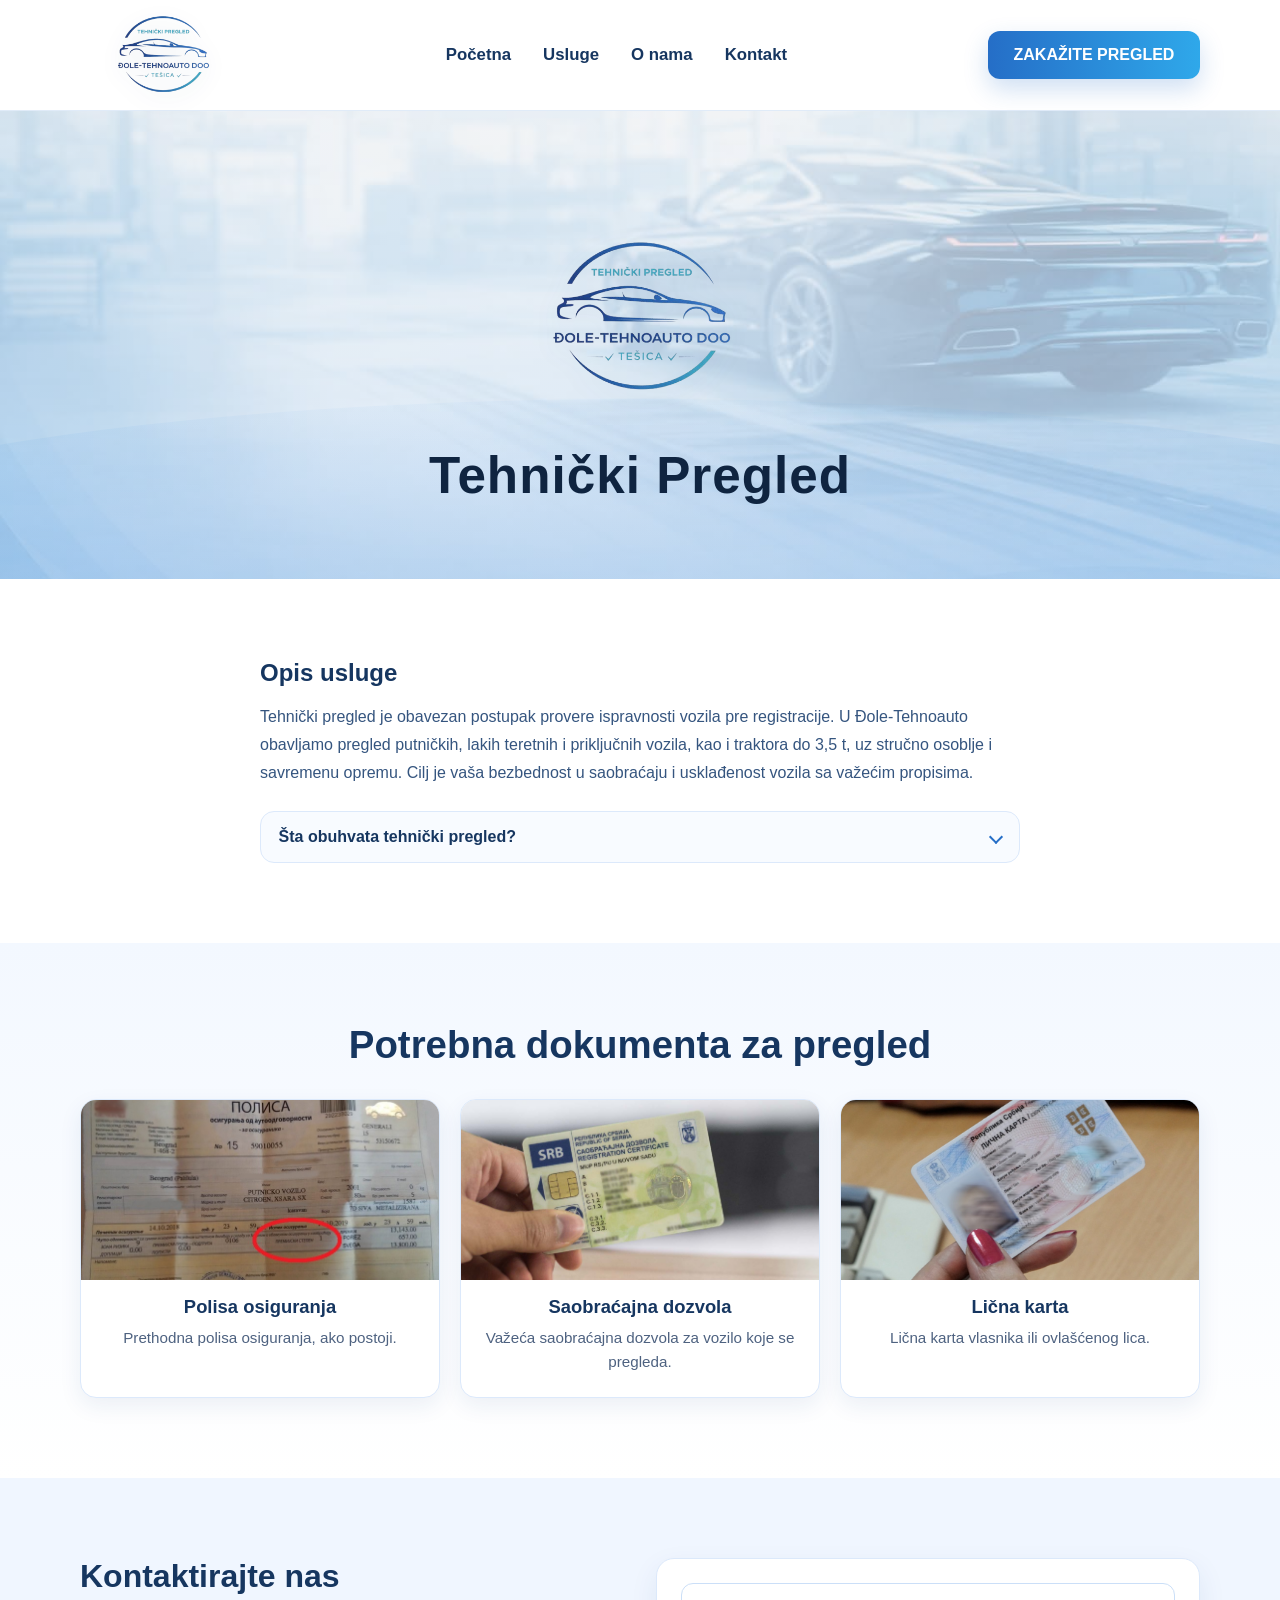
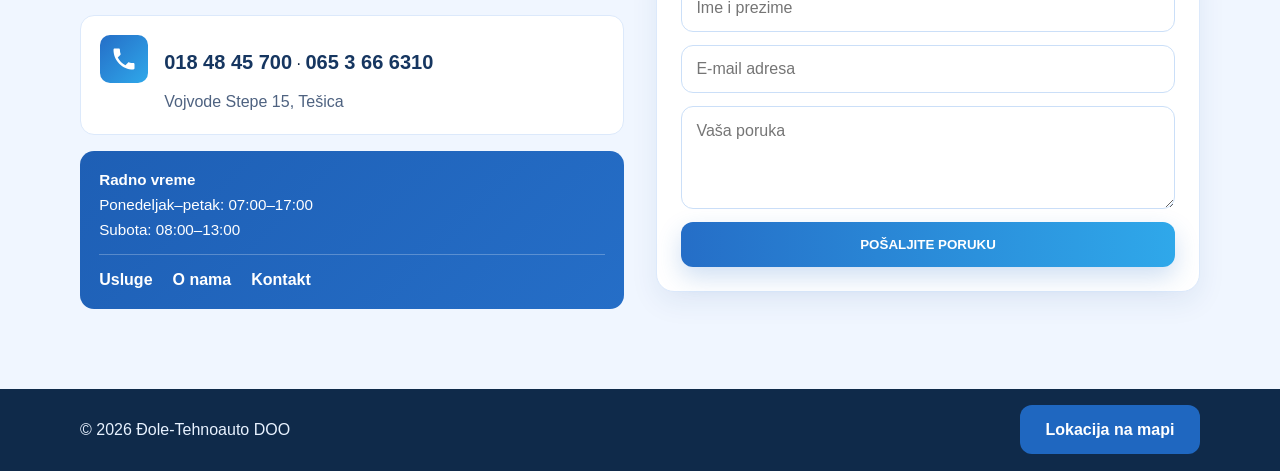
<file: tehnicki-pregled.html>
<!doctype html>
<html lang="sr-Latn">
  <head>
    <meta charset="utf-8" />
    <script>
      document.documentElement.classList.add("has-js");
    </script>
    <meta name="viewport" content="width=device-width, initial-scale=1" />
    <meta name="robots" content="index, follow" />
    <title>Tehnički pregled vozila Tešica | Đole Tehnoauto</title>
    <meta
      name="description"
      content="Tehnički pregled vozila u Đole Tehnoauto, Tešica. Dolazak iz cele Srbije — Aleksinac, Niš, Beograd i dr. Šta obuhvata pregled i koja dokumentacija treba."
    />
    <link
      rel="canonical"
      href="https://tasicm39-ops.github.io/djole-tehnoauto/tehnicki-pregled.html"
    />
    <meta property="og:type" content="website" />
    <meta property="og:locale" content="sr_RS" />
    <meta property="og:site_name" content="Đole-Tehnoauto" />
    <meta
      property="og:url"
      content="https://tasicm39-ops.github.io/djole-tehnoauto/tehnicki-pregled.html"
    />
    <meta
      property="og:title"
      content="Tehnički pregled vozila Tešica | Đole Tehnoauto"
    />
    <meta
      property="og:description"
      content="Tehnički pregled u Tešici — dobrodošli vlasnici vozila iz cele Srbije. Dokumentacija i zakazivanje."
    />
    <meta
      property="og:image"
      content="https://tasicm39-ops.github.io/djole-tehnoauto/Slike/logo.png"
    />
    <meta name="twitter:card" content="summary_large_image" />
    <link rel="stylesheet" href="css/style.css" />
    <script src="js/main.js" defer></script>
  </head>
  <body class="subpage">
    <header class="site-header">
      <div class="container nav-wrap">
        <a class="brand" href="index.html#pocetna">
          <img src="Slike/logo.png" alt="Đole-Tehnoauto" />
        </a>

        <nav class="main-nav" aria-label="Glavna navigacija">
          <a href="index.html#pocetna">Početna</a>
          <a href="index.html#usluge">Usluge</a>
          <a href="index.html#onama">O nama</a>
          <a href="index.html#kontakt">Kontakt</a>
        </nav>

        <a class="btn btn-primary nav-cta" href="tel:+381184845700"
          >ZAKAŽITE PREGLED</a
        >
      </div>
    </header>

    <main>
      <section class="hero hero--sub" aria-labelledby="sub-hero-title">
        <div class="hero-overlay"></div>
        <div class="hero-waves"></div>
        <div class="container hero-content hero-content--sub">
          <img class="hero-logo hero-logo--sub" src="Slike/logo.png" alt="" />
          <h1 id="sub-hero-title">Tehnički Pregled</h1>
        </div>
      </section>

      <section class="section detail-intro">
        <div class="container container--narrow">
          <h2 class="detail-intro__title">Opis usluge</h2>
          <p class="detail-intro__text">
            Tehnički pregled je obavezan postupak provere ispravnosti vozila pre
            registracije. U Đole-Tehnoauto obavljamo pregled putničkih, lakih
            teretnih i priključnih vozila, kao i traktora do 3,5 t, uz stručno
            osoblje i savremenu opremu. Cilj je vaša bezbednost u saobraćaju i
            usklađenost vozila sa važećim propisima.
          </p>

          <details class="service-accordion">
            <summary>Šta obuhvata tehnički pregled?</summary>
            <div class="accordion-body">
              <ol class="legal-list">
                <li>uređaja za upravljanje;</li>
                <li>uređaja za zaustavljanje;</li>
                <li>svetlosnih i svetlosno-signalnih uređaja;</li>
                <li>uređaja koji omogućavaju normalnu vidljivost;</li>
                <li>uređaja za davanje zvučnih znakova;</li>
                <li>uređaja za kontrolu i davanje znakova;</li>
                <li>uređaja za odvođenje i regulisanje izduvnih gasova;</li>
                <li>uređaja za spajanje vučnog i priključnog vozila;</li>
                <li>uređaja za kretanje vozila unazad;</li>
                <li>uređaja za oslanjanje;</li>
                <li>uređaja za kretanje;</li>
                <li>elektro-uređaja i instalacija;</li>
                <li>pogonskog uređaja - motora;</li>
                <li>uređaja za prenos snage - prenosnog mehanizma;</li>
                <li>
                  delova vozila od posebnog značaja za bezbednost saobraćaja;
                </li>
                <li>opreme vozila.</li>
              </ol>
            </div>
          </details>
        </div>
      </section>

      <section class="section section-docs">
        <div class="container">
          <h2>Potrebna dokumenta za pregled</h2>
          <div class="doc-cards">
            <article class="doc-card">
              <div class="doc-card__thumb">
                <img
                  src="Slike/polisa_osiguranja.jpg"
                  alt="Polisa osiguranja"
                  width="400"
                  height="220"
                  loading="lazy"
                />
              </div>
              <h3>Polisa osiguranja</h3>
              <p>Prethodna polisa osiguranja, ako postoji.</p>
            </article>
            <article class="doc-card">
              <div class="doc-card__thumb">
                <img
                  src="Slike/saobracajna-dozvola.jpg"
                  alt="Saobraćajna dozvola"
                  width="400"
                  height="220"
                  loading="lazy"
                />
              </div>
              <h3>Saobraćajna dozvola</h3>
              <p>Važeća saobraćajna dozvola za vozilo koje se pregleda.</p>
            </article>
            <article class="doc-card">
              <div class="doc-card__thumb">
                <img
                  src="Slike/licna%20karta.jpg"
                  alt="Lična karta"
                  width="400"
                  height="220"
                  loading="lazy"
                />
              </div>
              <h3>Lična karta</h3>
              <p>Lična karta vlasnika ili ovlašćenog lica.</p>
            </article>
          </div>
        </div>
      </section>

      <section class="section contact-split-page" id="kontakt-pregled">
        <div class="container">
          <div class="contact-split-page__grid">
            <div class="contact-aside">
              <h2>Kontaktirajte nas</h2>
              <div class="contact-aside__box">
                <div class="contact-aside__row">
                  <span class="contact-aside__icon" aria-hidden="true">
                    <svg width="28" height="28" viewBox="0 0 24 24" fill="none">
                      <path
                        d="M6.62 10.79c1.44 2.83 3.76 5.14 6.59 6.59l2.2-2.2c.27-.27.67-.36 1.02-.24 1.12.37 2.33.57 3.57.57.55 0 1 .45 1 1V20c0 .55-.45 1-1 1-9.39 0-17-7.61-17-17 0-.55.45-1 1-1h3.5c.55 0 1 .45 1 1 0 1.25.2 2.45.57 3.57.11.35.03.74-.25 1.02l-2.2 2.2z"
                        fill="#fff"
                      />
                    </svg>
                  </span>
                  <div>
                    <p class="contact-aside__phones">
                      <a class="contact-aside__tel" href="tel:+381184845700"
                        >018 48 45 700</a
                      >
                      <span class="contact-aside__sep"> · </span>
                      <a class="contact-aside__tel" href="tel:+38165366310"
                        >065 3 66 6310</a
                      >
                    </p>
                    <p class="contact-aside__addr">Vojvode Stepe 15, Tešica</p>
                  </div>
                </div>
              </div>
              <div class="contact-aside__blue">
                <p><strong>Radno vreme</strong></p>
                <p>Ponedeljak–petak: 07:00–17:00</p>
                <p>Subota: 08:00–13:00</p>
                <nav class="contact-aside__nav" aria-label="Brzi linkovi">
                  <a href="index.html#usluge">Usluge</a>
                  <a href="index.html#onama">O nama</a>
                  <a href="index.html#kontakt">Kontakt</a>
                </nav>
              </div>
            </div>

            <div class="contact-aside-form">
              <h2 class="visually-hidden">Pošaljite poruku</h2>
              <form class="contact-form" id="contactForm">
                <input
                  type="text"
                  id="fullName"
                  placeholder="Ime i prezime"
                  required
                />
                <input
                  type="email"
                  id="emailAddress"
                  placeholder="E-mail adresa"
                  required
                />
                <textarea
                  rows="4"
                  id="messageText"
                  placeholder="Vaša poruka"
                  required
                ></textarea>
                <button type="submit" class="btn btn-primary btn--wide">
                  POŠALJITE PORUKU
                </button>
              </form>
            </div>
          </div>
        </div>
      </section>
    </main>

    <footer class="site-footer">
      <div class="container footer-inner">
        <p>© <span id="year"></span> Đole-Tehnoauto DOO</p>
        <a
          class="btn btn-secondary"
          href="https://www.google.com/maps/place/%D0%82%D0%BE%D0%BB%D0%B5+-+%D1%82%D0%B5%D1%85%D0%BD%D0%BE%D0%B0%D1%83%D1%82%D0%BE/@43.4488825,21.7413246,17z/data=!3m1!4b1!4m6!3m5!1s0x4755cc60114ea5ab:0x8506781b7e41d3b3!8m2!3d43.4488825!4d21.7413246!16s%2Fg%2F1pp2x9_c9?entry=ttu&amp;g_ep=EgoyMDI2MDMzMS4wIKXMDSoASAFQAw%3D%3D"
          target="_blank"
          rel="noopener noreferrer"
          >Lokacija na mapi</a
        >
      </div>
    </footer>
  </body>
</html>
</file>
<file: css/style.css>
*,
*::before,
*::after {
  box-sizing: border-box;
}

html {
  scroll-behavior: smooth;
}

body {
  margin: 0;
  font-family: Arial, sans-serif;
  color: #0f2440;
  background: #f5f9ff;
}

img {
  max-width: 100%;
  display: block;
}

a {
  transition: 0.25s ease;
}

.container {
  width: min(1120px, 92%);
  margin: 0 auto;
}

.site-header {
  position: sticky;
  top: 0;
  z-index: 50;
  background: rgba(255, 255, 255, 0.96);
  border-bottom: 1px solid #e0ebf8;
  backdrop-filter: blur(10px);
}

.nav-wrap {
  min-height: 92px;
  display: flex;
  align-items: center;
  justify-content: space-between;
  gap: 1.2rem;
}

.brand {
  line-height: 0;
}

.brand img {
  width: 165px;
  height: auto;
  object-fit: contain;
  mix-blend-mode: multiply;
  background: transparent;
  filter: drop-shadow(0 6px 10px rgba(12, 43, 84, 0.16));
  transform: none;
}

.main-nav {
  display: flex;
  gap: 2rem;
}

.main-nav a {
  color: #163660;
  text-decoration: none;
  font-weight: 700;
  font-size: 1.05rem;
}

.main-nav a:hover {
  color: #2fa8ea;
}

.nav-cta {
  white-space: nowrap;
}

.btn {
  border: 0;
  border-radius: 12px;
  padding: 0.95rem 1.6rem;
  font-weight: 800;
  text-decoration: none;
  display: inline-block;
  cursor: pointer;
  transition: 0.25s ease;
}

.btn-primary {
  color: #fff;
  background: linear-gradient(90deg, #256ec7, #2fa8ea);
  box-shadow: 0 10px 24px rgba(37, 110, 199, 0.22);
}

.btn-primary:hover {
  filter: brightness(1.07);
  transform: translateY(-2px);
}

.btn-secondary {
  color: #fff;
  background: #1f67c0;
}

.btn-secondary:hover {
  background: #18559e;
}

.hero {
  position: relative;
  min-height: 88vh;
  display: grid;
  place-items: center;
  text-align: center;
  background: url("../Slike/pozadina%20.jpg") center/cover no-repeat;
  overflow: hidden;
}

.hero-overlay {
  position: absolute;
  inset: 0;
  background: linear-gradient(
    180deg,
    rgba(255, 255, 255, 0.58),
    rgba(221, 239, 255, 0.64)
  );
}

.hero-waves {
  position: absolute;
  inset: auto 0 0 0;
  height: 180px;
  background: linear-gradient(
    180deg,
    rgba(108, 180, 241, 0.05) 0%,
    rgba(67, 143, 225, 0.1) 40%,
    rgba(35, 117, 206, 0.16) 100%
  );
  clip-path: ellipse(75% 100% at 50% 100%);
}

.hero-content {
  position: relative;
  z-index: 1;
  padding: 7rem 0 5rem;
  max-width: 980px;
}

.hero-logo {
  width: clamp(250px, 30vw, 390px);
  display: block;
  height: auto;
  margin: 0 auto 2rem;
  mix-blend-mode: multiply;
  filter: drop-shadow(0 6px 12px rgba(19, 67, 121, 0.12));
}

.hero h1 {
  margin: 0;
  font-size: clamp(1.8rem, 3vw, 3.8rem);
  line-height: 1.08;
  letter-spacing: 0.02em;
  color: #163660;
  font-weight: 800;
}

.hero p {
  margin: 0.9rem 0 2rem;
  font-size: clamp(1.15rem, 2vw, 1.9rem);
  color: #4e6280;
}

.hero-btn {
  font-size: 1rem;
  padding: 1rem 2rem;
}

.section {
  padding: 5rem 0;
}

.section-alt {
  background: linear-gradient(180deg, #f3f8ff, #eaf4ff);
}

h2 {
  text-align: center;
  margin: 0 0 2.4rem;
  font-size: clamp(2rem, 3vw, 3rem);
  color: #163660;
}

.services-section,
.process-section {
  background: #fff;
}

.news-spotlight {
  padding: 0.5rem 0 2.75rem;
  background: linear-gradient(180deg, #fff 0%, #f5f9ff 100%);
}

.news-card {
  display: grid;
  grid-template-columns: minmax(120px, 200px) minmax(0, 1fr);
  gap: 1.25rem 1.75rem;
  align-items: center;
  width: 100%;
  max-width: 100%;
  margin: 0;
  padding: 1.1rem 1.35rem;
  background: #fff;
  border: 1px solid #c9ddf5;
  border-radius: 18px;
  box-shadow: 0 10px 28px rgba(21, 69, 128, 0.1);
  text-decoration: none;
  color: inherit;
  transition:
    box-shadow 0.25s ease,
    border-color 0.25s ease;
}

.news-card:hover {
  border-color: #8fbceb;
  box-shadow: 0 14px 36px rgba(21, 69, 128, 0.14);
}

.news-card:focus-visible {
  outline: 3px solid #2fa8ea;
  outline-offset: 3px;
}

.news-card--pulse {
  animation: newsCardPulse 2.5s ease-in-out infinite;
}

@keyframes newsCardPulse {
  0%,
  100% {
    transform: scale(1);
  }
  50% {
    transform: scale(1.06);
  }
}

@media (prefers-reduced-motion: reduce) {
  .news-card--pulse {
    animation: none;
  }
}

.news-card__media {
  display: flex;
  align-items: center;
  justify-content: center;
  background: #fff;
  border-radius: 12px;
  overflow: hidden;
}

.news-card__media img {
  width: 100%;
  max-height: 140px;
  height: auto;
  object-fit: contain;
  display: block;
}

.news-card__body {
  display: flex;
  flex-direction: column;
  gap: 0.45rem;
  align-items: flex-start;
  text-align: left;
  min-width: 0;
}

.news-card__badge {
  display: inline-block;
  margin: 0;
  padding: 0.2rem 0.65rem;
  font-size: 0.72rem;
  font-weight: 700;
  letter-spacing: 0.06em;
  text-transform: uppercase;
  color: #0f4a8a;
  background: linear-gradient(180deg, #e8f2ff, #d4e8fc);
  border-radius: 999px;
  border: 1px solid #b8d4f0;
}

.news-card__headline {
  margin: 0;
  font-size: clamp(1.05rem, 2.2vw, 1.35rem);
  font-weight: 700;
  line-height: 1.35;
  color: #163660;
}

.news-card__cta {
  display: inline-block;
  margin-top: 0.15rem;
  font-size: 0.95rem;
  font-weight: 700;
  color: #1f67c0;
  text-decoration: underline;
  text-underline-offset: 0.15em;
}

.news-card:hover .news-card__cta {
  color: #2fa8ea;
}

@media (max-width: 640px) {
  .news-card {
    grid-template-columns: 1fr;
    text-align: center;
    padding: 1.25rem 1.1rem;
  }

  .news-card__body {
    align-items: center;
    text-align: center;
  }

  .news-card__media img {
    max-height: 160px;
  }
}

.service-cards {
  display: grid;
  grid-template-columns: repeat(3, minmax(0, 1fr));
  gap: 1.4rem;
}

.service-card {
  background: #fff;
  border: 1px solid #dce9fb;
  border-radius: 18px;
  box-shadow: 0 10px 28px rgba(21, 69, 128, 0.1);
  overflow: hidden;
  transition:
    transform 0.25s ease,
    box-shadow 0.25s ease,
    background-color 0.25s ease,
    border-color 0.25s ease;
}

.service-card:hover {
  transform: translateY(-5px);
  box-shadow: 0 18px 38px rgba(21, 69, 128, 0.14);
  background-color: #eef6ff;
  border-color: #c8daf5;
}

.service-thumb {
  width: 100%;
  height: 210px;
  object-fit: cover;
  display: block;
}

.service-info {
  padding: 1.2rem 1.2rem 1.4rem;
}

.service-info h3 {
  margin: 0 0 0.6rem;
  color: #153963;
  font-size: 1.35rem;
}

.service-info p {
  margin: 0 0 1rem;
  color: #4e6280;
  line-height: 1.6;
}

.service-link {
  color: #1f67c0;
  text-decoration: none;
  font-weight: 800;
}

.service-link:hover {
  color: #2fa8ea;
}

.reviews-section {
  background: linear-gradient(180deg, #ffffff, #f6faff);
}

.reviews-marquee {
  overflow: hidden;
  border-radius: 14px;
}

.reviews-track {
  width: max-content;
  display: flex;
  gap: 1rem;
  animation: reviewsMove 35s linear infinite;
}

.review-card {
  width: 280px;
  background: #f3f8ff;
  border: 1px solid #d9e8fb;
  border-radius: 14px;
  padding: 1rem;
  min-height: 150px;
  transition:
    background-color 0.25s ease,
    border-color 0.25s ease;
}

.review-card:hover {
  background-color: #e8f2ff;
  border-color: #c8daf5;
}

.reviews-section__source {
  margin: -0.35rem 0 1.25rem;
  text-align: center;
  font-size: 0.9rem;
  color: #5a7194;
}

.review-card .stars {
  margin: 0 0 0.45rem;
  letter-spacing: 0.14em;
  font-size: 1.12rem;
  line-height: 1;
  color: #ffcc00;
}

.review-card p:not(.stars) {
  margin: 0 0 0.6rem;
  color: #35557f;
  line-height: 1.6;
}

.about-contact {
  background: linear-gradient(180deg, #f2f7ff, #ecf5ff);
}

.split {
  display: grid;
  grid-template-columns: 1fr 1fr;
  gap: 1.4rem;
}

.panel {
  background: #fff;
  border: 1px solid #dbe8f8;
  border-radius: 18px;
  padding: 1.4rem;
  box-shadow: 0 10px 28px rgba(21, 69, 128, 0.08);
}

.panel h2 {
  text-align: left;
  margin-bottom: 1rem;
}

.panel--about h2 {
  margin-bottom: 1.15rem;
}

.about-box {
  display: flex;
  flex-direction: column;
  gap: 1.35rem;
  align-items: stretch;
}

.about-box__media {
  margin: 0;
  width: 100%;
  border-radius: 16px;
  overflow: hidden;
  background: #e4edf8;
  box-shadow: 0 14px 36px rgba(21, 69, 128, 0.14);
  height: clamp(300px, 42vw, 520px);
}

.about-box__media img {
  width: 100%;
  height: 100%;
  object-fit: cover;
  object-position: center;
  display: block;
}

.about-box__text p {
  margin: 0;
  line-height: 1.75;
  color: #35557f;
  font-size: 1.02rem;
}

.about-box__text p.about-box__local {
  margin-top: 0.85rem;
  font-size: 0.96rem;
  color: #4a5f82;
}

.contact-form {
  display: grid;
  gap: 0.8rem;
}

.contact-form input,
.contact-form textarea {
  width: 100%;
  border: 1px solid #cbdff8;
  border-radius: 12px;
  padding: 0.9rem;
  font: inherit;
  background: #fff;
  color: #163660;
}

.contact-form input:focus,
.contact-form textarea:focus {
  outline: 2px solid #8fd2ff;
  border-color: #8fd2ff;
}

.contact-info {
  margin-top: 1rem;
  color: #2a4d79;
  line-height: 1.7;
}

.map-section {
  background: #ffffff;
  padding-top: 3rem;
}

.map-wrap {
  border: 1px solid #d8e8fb;
  border-radius: 18px;
  overflow: hidden;
  box-shadow: 0 8px 24px rgba(16, 53, 102, 0.1);
}

.map-wrap iframe,
.map-wrap__iframe {
  width: 100%;
  height: 340px;
  border: 0;
  display: block;
}

.map-note {
  margin: 0.75rem 0 0;
  color: #4e6280;
}

.map-note a {
  color: #1f67c0;
  text-decoration: none;
  font-weight: 700;
}

.map-note a:hover {
  color: #2fa8ea;
}

.site-footer {
  background: #0f2a4a;
  color: #e8f2ff;
  padding: 1rem 0;
}

.footer-inner {
  display: flex;
  align-items: center;
  justify-content: space-between;
  gap: 1rem;
}

@keyframes reviewsMove {
  0% {
    transform: translateX(0);
  }
  100% {
    transform: translateX(-50%);
  }
}

@media (max-width: 980px) {
  .nav-wrap {
    flex-wrap: wrap;
    justify-content: center;
    padding: 1rem 0;
  }

  .main-nav {
    order: 3;
    width: 100%;
    justify-content: center;
    flex-wrap: wrap;
    gap: 1rem;
  }

  .service-cards,
  .split {
    grid-template-columns: 1fr;
  }

  .hero {
    min-height: 78vh;
  }

  .hero-logo {
    width: clamp(220px, 54vw, 320px);
  }

  .footer-inner {
    flex-direction: column;
    text-align: center;
  }
}

@media (max-width: 640px) {
  .brand img {
    width: 130px;
  }

  .hero-content {
    padding: 5.5rem 0 4rem;
  }

  .hero h1 {
    font-size: 2.1rem;
  }

  .hero p {
    font-size: 1.05rem;
  }

  .btn,
  .hero-btn,
  .nav-cta {
    width: 100%;
    text-align: center;
  }

  .service-thumb {
    height: 190px;
  }
}

/* Kartica kao link (Tehnički pregledi) */
a.service-card--link {
  display: block;
  color: inherit;
  text-decoration: none;
}

a.service-card--link:hover {
  color: inherit;
}

a.service-card--link:focus-visible {
  outline: 3px solid #2fa8ea;
  outline-offset: 3px;
}

/* Podstranica: Tehnički pregled */
.hero--sub {
  min-height: 52vh;
}

.hero-content--sub {
  padding: 5rem 0 3.5rem;
}

.hero-logo--sub {
  width: clamp(200px, 28vw, 320px);
  margin-bottom: 1.5rem;
}

.hero--sub h1 {
  font-size: clamp(2rem, 4vw, 3.2rem);
  color: #0f2440;
}

.detail-intro {
  background: #fff;
}

.container--narrow {
  max-width: 760px;
}

.detail-intro__title {
  text-align: left;
  margin: 0 0 1rem;
  font-size: 1.5rem;
  color: #163660;
}

.detail-intro__text {
  margin: 0 0 1.5rem;
  line-height: 1.75;
  color: #35557f;
}

.detail-intro__kicker {
  margin: 0 0 0.5rem;
  color: #163660;
  font-size: 1.05rem;
}

.detail-intro__pay-list {
  margin: 0 0 1.5rem;
  padding-left: 1.35rem;
  color: #35557f;
  line-height: 1.65;
}

.detail-intro__pay-list li {
  margin-bottom: 0.55rem;
}

.detail-intro__pay-list li:last-child {
  margin-bottom: 0;
}

.detail-intro__text--note {
  margin-top: 0;
}

.service-accordion--process + .detail-intro__note-box {
  margin-top: 2.25rem;
}

.detail-intro__note-box > p {
  margin: 0 0 0.85rem;
  line-height: 1.75;
  color: #35557f;
}

.detail-intro__note-box > p:first-child {
  margin-bottom: 1rem;
}

.detail-intro__req-list {
  margin: 0;
  padding-left: 1.35rem;
  color: #35557f;
  line-height: 1.65;
  list-style-position: outside;
}

.detail-intro__req-list li {
  margin-bottom: 0.9rem;
  padding-left: 0.25rem;
}

.detail-intro__req-list li:last-child {
  margin-bottom: 0;
}

.detail-intro__phone-line {
  margin: 0 0 1.5rem;
  font-size: 1.2rem;
  font-weight: 700;
  letter-spacing: 0.02em;
}

.detail-intro__phone-line a {
  color: #1f67c0;
  text-decoration: none;
}

.detail-intro__phone-line a:hover {
  color: #2fa8ea;
  text-decoration: underline;
}

.detail-intro__map-cta {
  margin: 1.25rem 0 0;
}

.detail-intro__text a {
  color: #1f67c0;
  font-weight: 600;
  text-decoration: none;
}

.detail-intro__text a:hover {
  color: #2fa8ea;
  text-decoration: underline;
}

.service-accordion {
  border: 1px solid #dce9fb;
  border-radius: 14px;
  padding: 0 1.1rem;
  background: #f8fbff;
}

.service-accordion summary {
  cursor: pointer;
  font-weight: 800;
  color: #163660;
  padding: 1rem 0;
  list-style: none;
  display: flex;
  align-items: center;
  justify-content: space-between;
  gap: 0.5rem;
}

.service-accordion summary::-webkit-details-marker {
  display: none;
}

.service-accordion summary::after {
  content: "";
  width: 10px;
  height: 10px;
  border-right: 2px solid #256ec7;
  border-bottom: 2px solid #256ec7;
  transform: rotate(45deg);
  transition: transform 0.2s ease;
}

.service-accordion[open] summary::after {
  transform: rotate(-135deg);
  margin-top: 4px;
}

.service-accordion .accordion-body {
  padding-bottom: 1rem;
}

.service-accordion .accordion-intro {
  margin: 0 0 0.75rem;
  color: #163660;
  font-weight: 600;
  line-height: 1.6;
}

.service-accordion .legal-list {
  margin: 0;
  padding-left: 1.35rem;
  color: #35557f;
  line-height: 1.65;
}

.service-accordion .legal-list li {
  margin-bottom: 0.4rem;
  padding-left: 0.35rem;
}

.service-accordion .legal-list li::marker {
  color: #256ec7;
  font-weight: 700;
}

.section-docs {
  background: linear-gradient(180deg, #f3f8ff, #fff);
}

.section-docs h2 {
  margin-bottom: 2rem;
}

.doc-cards {
  display: grid;
  grid-template-columns: repeat(3, minmax(0, 1fr));
  gap: 1.25rem;
}

.doc-card {
  background: #fff;
  border: 1px solid #dce9fb;
  border-radius: 16px;
  padding: 0 0 1.5rem;
  text-align: center;
  box-shadow: 0 8px 22px rgba(21, 69, 128, 0.08);
  overflow: hidden;
  transition:
    background-color 0.25s ease,
    border-color 0.25s ease,
    box-shadow 0.25s ease;
}

.doc-card:hover {
  background-color: #eef6ff;
  border-color: #c8daf5;
  box-shadow: 0 12px 28px rgba(21, 69, 128, 0.12);
}

.doc-card__thumb {
  width: 100%;
  height: 180px;
  margin: 0 0 1rem;
  overflow: hidden;
  background: #eef4fc;
}

.doc-card__thumb img {
  width: 100%;
  height: 100%;
  object-fit: cover;
  display: block;
}

.doc-card__icon {
  display: flex;
  justify-content: center;
  margin-bottom: 0.75rem;
}

.doc-card__icon img {
  margin: 0 auto;
}

.doc-card h3 {
  margin: 0 0 0.5rem;
  font-size: 1.15rem;
  color: #163660;
  padding: 0 1.2rem;
}

.doc-card p {
  margin: 0;
  font-size: 0.95rem;
  color: #4e6280;
  line-height: 1.55;
  padding: 0 1.2rem;
}

.contact-split-page {
  background: #f0f6ff;
}

.contact-split-page__grid {
  display: grid;
  grid-template-columns: 1fr 1fr;
  gap: 2rem;
  align-items: start;
}

.contact-aside h2 {
  text-align: left;
  margin: 0 0 1.25rem;
  font-size: clamp(1.5rem, 2.5vw, 2rem);
}

.contact-aside__box {
  background: #fff;
  border: 1px solid #dce9fb;
  border-radius: 14px;
  padding: 1.2rem;
  margin-bottom: 1rem;
}

.contact-aside__row {
  display: flex;
  gap: 1rem;
  align-items: flex-start;
}

.contact-aside__icon {
  flex-shrink: 0;
  width: 48px;
  height: 48px;
  border-radius: 10px;
  background: linear-gradient(135deg, #256ec7, #2fa8ea);
  display: grid;
  place-items: center;
}

.contact-aside__tel {
  font-size: 1.25rem;
  font-weight: 800;
  color: #163660;
  text-decoration: none;
}

.contact-aside__tel:hover {
  color: #2fa8ea;
}

.contact-aside__addr {
  margin: 0.35rem 0 0;
  color: #4e6280;
  line-height: 1.5;
}

.contact-aside__blue {
  background: linear-gradient(135deg, #1e5fb5, #256ec7);
  color: #fff;
  border-radius: 14px;
  padding: 1.25rem 1.2rem;
}

.contact-aside__blue p {
  margin: 0 0 0.5rem;
  font-size: 0.95rem;
}

.contact-aside__nav {
  display: flex;
  flex-wrap: wrap;
  gap: 0.75rem 1.25rem;
  margin-top: 1rem;
  padding-top: 1rem;
  border-top: 1px solid rgba(255, 255, 255, 0.25);
}

.contact-aside__nav a {
  color: #fff;
  font-weight: 700;
  text-decoration: none;
}

.contact-aside__nav a:hover {
  text-decoration: underline;
}

.contact-aside-form {
  background: #fff;
  border: 1px solid #dce9fb;
  border-radius: 18px;
  padding: 1.5rem;
  box-shadow: 0 10px 28px rgba(21, 69, 128, 0.08);
}

.btn--wide {
  width: 100%;
  text-align: center;
}

.visually-hidden {
  position: absolute;
  width: 1px;
  height: 1px;
  padding: 0;
  margin: -1px;
  overflow: hidden;
  clip: rect(0, 0, 0, 0);
  white-space: nowrap;
  border: 0;
}

/* Podstranica: Registracija vozila */
.hero-reg {
  background: #fff;
}

.hero-reg__visual {
  position: relative;
  min-height: min(38vh, 380px);
  background: url("../Slike/registracijavozila.jpg") center/cover no-repeat;
}

.hero-reg--dodatne .hero-reg__visual {
  background-image: url("../Slike/osiguranjevozila.jpg");
}

.hero-reg__overlay {
  position: absolute;
  inset: 0;
  background: linear-gradient(
    180deg,
    rgba(255, 255, 255, 0.35),
    rgba(230, 242, 255, 0.5)
  );
}

.hero-reg__title-wrap {
  padding: 2rem 1rem 2.5rem;
  text-align: center;
  background: #fff;
}

.hero-reg__title-wrap h1 {
  margin: 0;
  font-size: clamp(1.85rem, 4vw, 3rem);
  font-weight: 800;
  color: #163660;
  letter-spacing: 0.02em;
}

.service-accordion--process .reg-process-list {
  list-style: none;
  margin: 0;
  padding: 0;
}

.reg-process-step {
  display: flex;
  gap: 1rem;
  align-items: flex-start;
  padding: 1rem 0;
  border-bottom: 1px solid #e4eef9;
}

.reg-process-step:last-child {
  border-bottom: 0;
  padding-bottom: 0;
}

.reg-process-step__icon {
  flex-shrink: 0;
  width: 56px;
  height: 56px;
  display: grid;
  place-items: center;
  background: #e8f3ff;
  border-radius: 12px;
}

.reg-process-step__icon img {
  margin: 0;
}

.reg-process-step__icon--photo {
  width: 100px;
  height: 100px;
  padding: 0;
  overflow: hidden;
}

.reg-process-step__icon--photo img {
  width: 100%;
  height: 100%;
  object-fit: cover;
  display: block;
}

.reg-process-step__title {
  margin: 0 0 0.4rem;
  font-size: 1.1rem;
  color: #163660;
}

.reg-process-step__text {
  margin: 0;
  font-size: 0.95rem;
  color: #4e6280;
  line-height: 1.55;
}

.contact-reg-strip {
  background: linear-gradient(180deg, #f6faff, #eef6ff);
}

.contact-reg-strip__heading {
  text-align: center;
  margin: 0 0 1.5rem;
  font-size: clamp(1.5rem, 2.5vw, 2rem);
  color: #163660;
}

.contact-reg-strip__row {
  max-width: 560px;
  margin: 0 auto;
  display: flex;
  align-items: center;
  gap: 1.25rem;
  padding: 1.5rem 1.25rem;
  background: #fff;
  border: 1px solid #dce9fb;
  border-radius: 18px;
  box-shadow: 0 10px 28px rgba(21, 69, 128, 0.08);
}

.contact-reg-strip__phone-icon {
  flex-shrink: 0;
}

.contact-reg-strip__content {
  flex: 1;
  display: flex;
  flex-direction: column;
  gap: 0.85rem;
  align-items: flex-start;
}

.contact-reg-strip__numbers {
  margin: 0;
  font-size: 1.2rem;
  font-weight: 800;
}

.contact-reg-strip__numbers a {
  color: #163660;
  text-decoration: none;
}

.contact-reg-strip__numbers a:hover {
  color: #2fa8ea;
}

.contact-reg-strip__cta {
  text-transform: uppercase;
  letter-spacing: 0.04em;
}

.subservices-section {
  background: linear-gradient(180deg, #fff, #f3f8ff);
  padding-top: 0;
}

.subservices-grid {
  display: grid;
  grid-template-columns: repeat(3, minmax(0, 1fr));
  gap: 1.25rem;
}

.subservice-card {
  background: #fff;
  border: 1px solid #dce9fb;
  border-radius: 16px;
  padding: 0;
  overflow: hidden;
  box-shadow: 0 8px 22px rgba(21, 69, 128, 0.08);
  transition:
    background-color 0.25s ease,
    border-color 0.25s ease,
    box-shadow 0.25s ease;
}

.subservice-card:hover {
  background-color: #eef6ff;
  border-color: #c8daf5;
  box-shadow: 0 12px 28px rgba(21, 69, 128, 0.12);
}

.subservice-card__thumb {
  width: 100%;
  height: 170px;
  overflow: hidden;
  background: #eef4fc;
}

.subservice-card__thumb img {
  width: 100%;
  height: 100%;
  object-fit: cover;
  display: block;
}

.subservice-card__body {
  padding: 1.2rem 1.25rem 1.35rem;
}

.subservice-card h2 {
  margin: 0 0 0.65rem;
  font-size: 1.2rem;
  text-align: left;
  color: #163660;
}

.subservice-card p {
  margin: 0;
  color: #4e6280;
  line-height: 1.65;
  font-size: 0.98rem;
}

@media (max-width: 900px) {
  .subservices-grid {
    grid-template-columns: 1fr;
  }
}

@media (max-width: 980px) {
  .doc-cards,
  .contact-split-page__grid {
    grid-template-columns: 1fr;
  }

  .hero--sub {
    min-height: 44vh;
  }

  .contact-reg-strip__row {
    flex-direction: column;
    text-align: center;
    align-items: center;
  }

  .contact-reg-strip__content {
    align-items: center;
  }

  .hero-reg__visual {
    min-height: 220px;
  }
}
</file>
